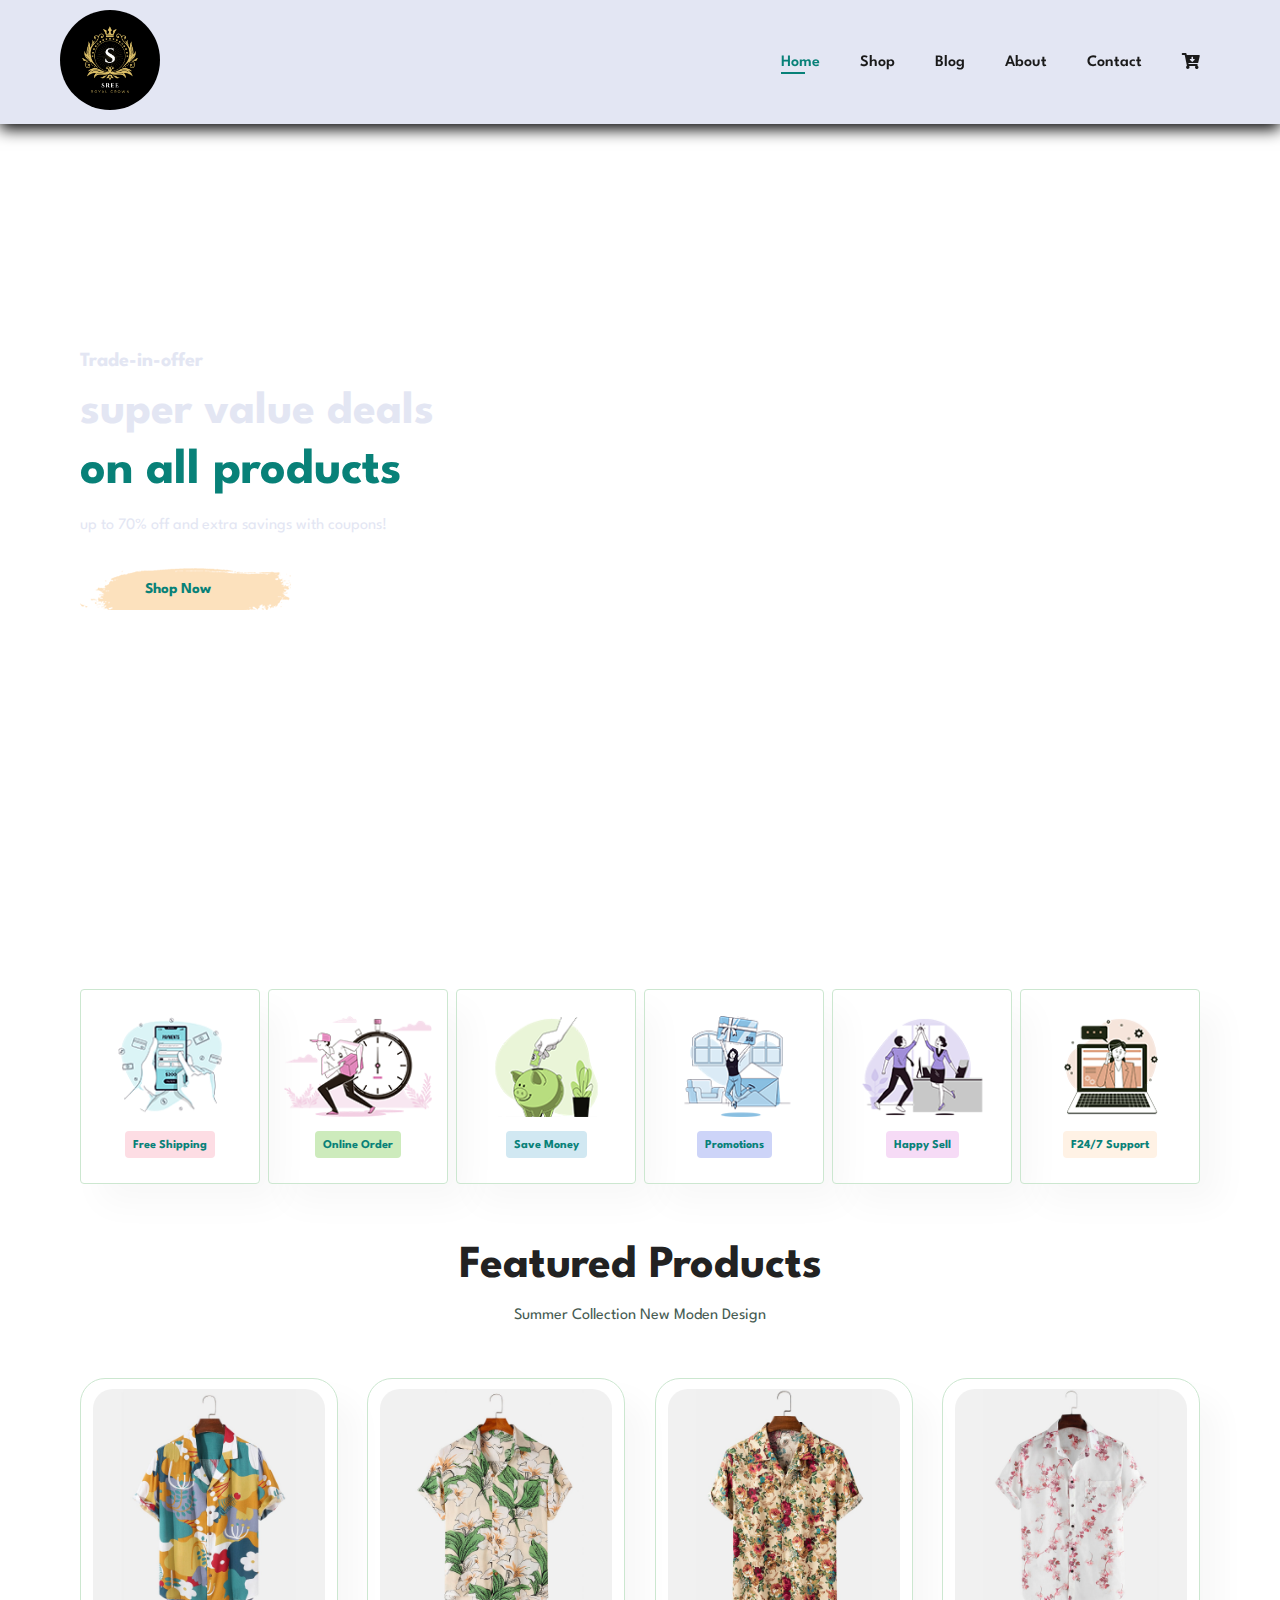
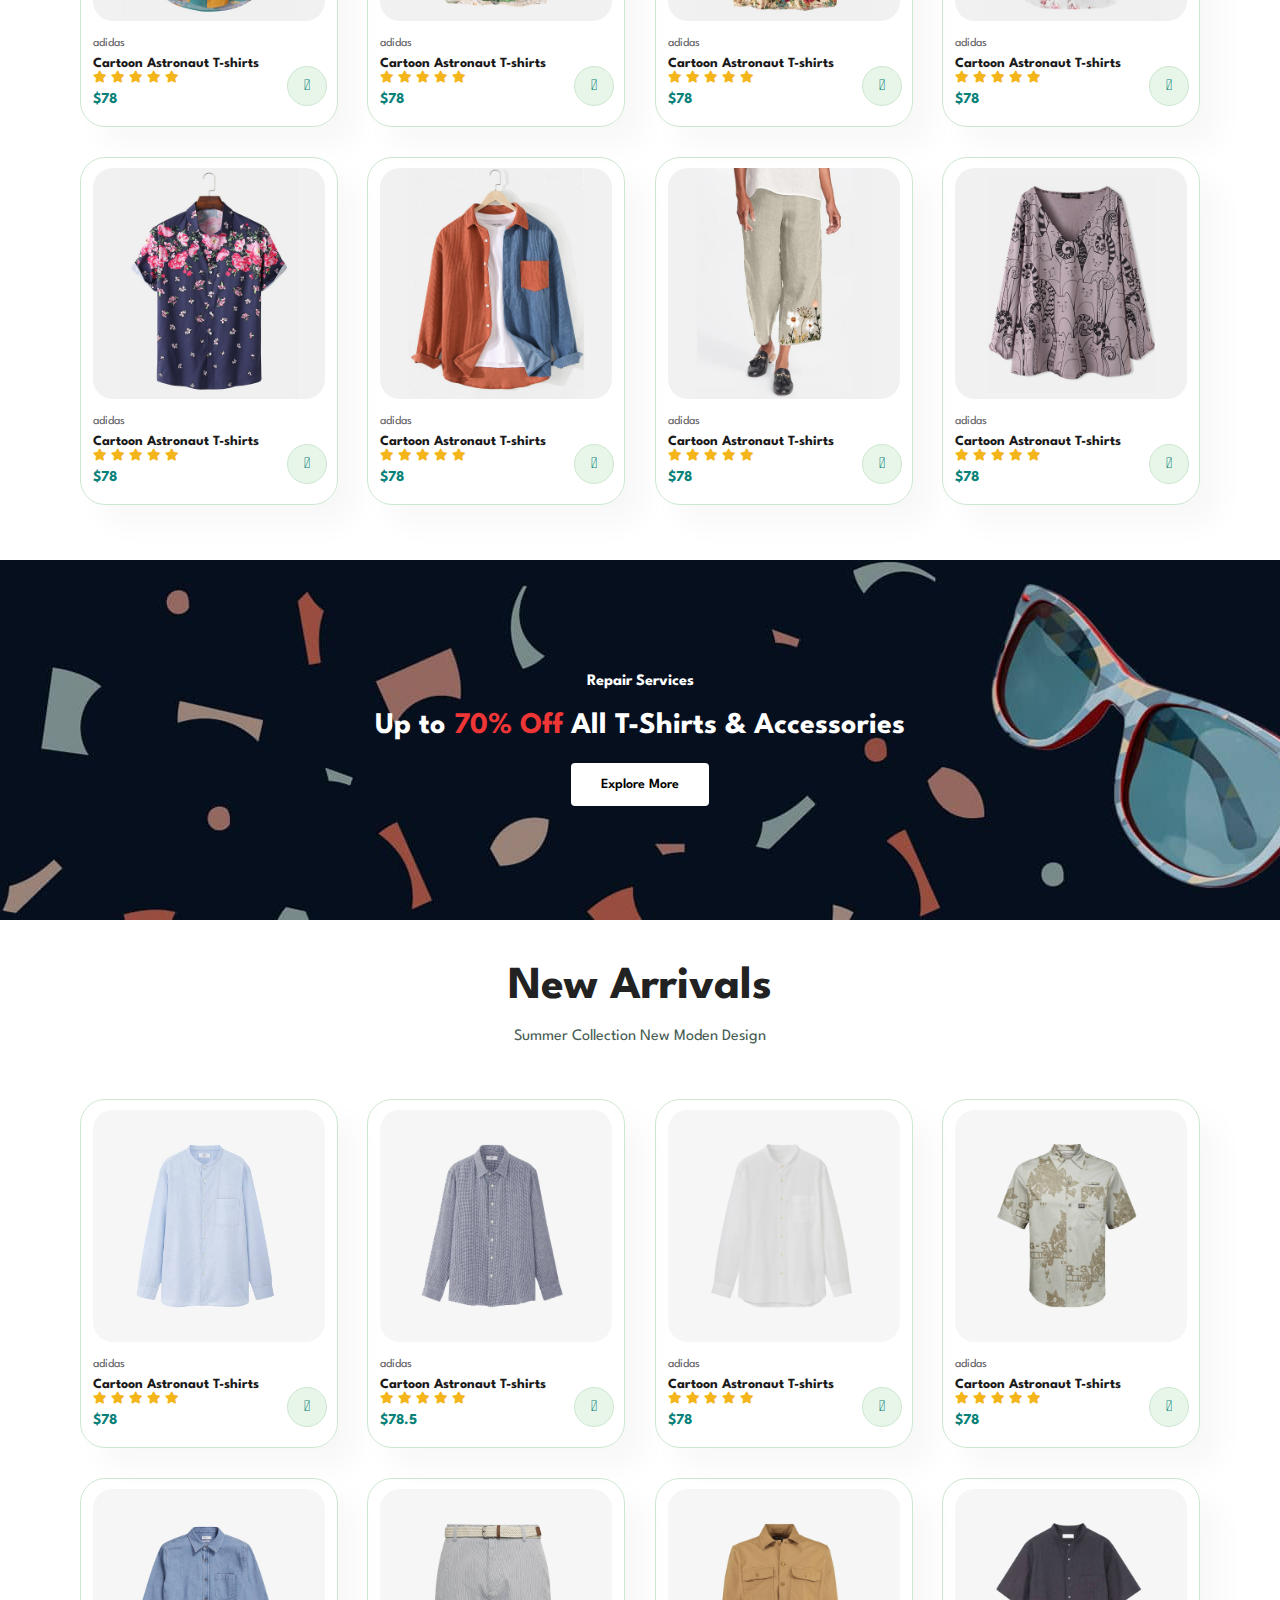
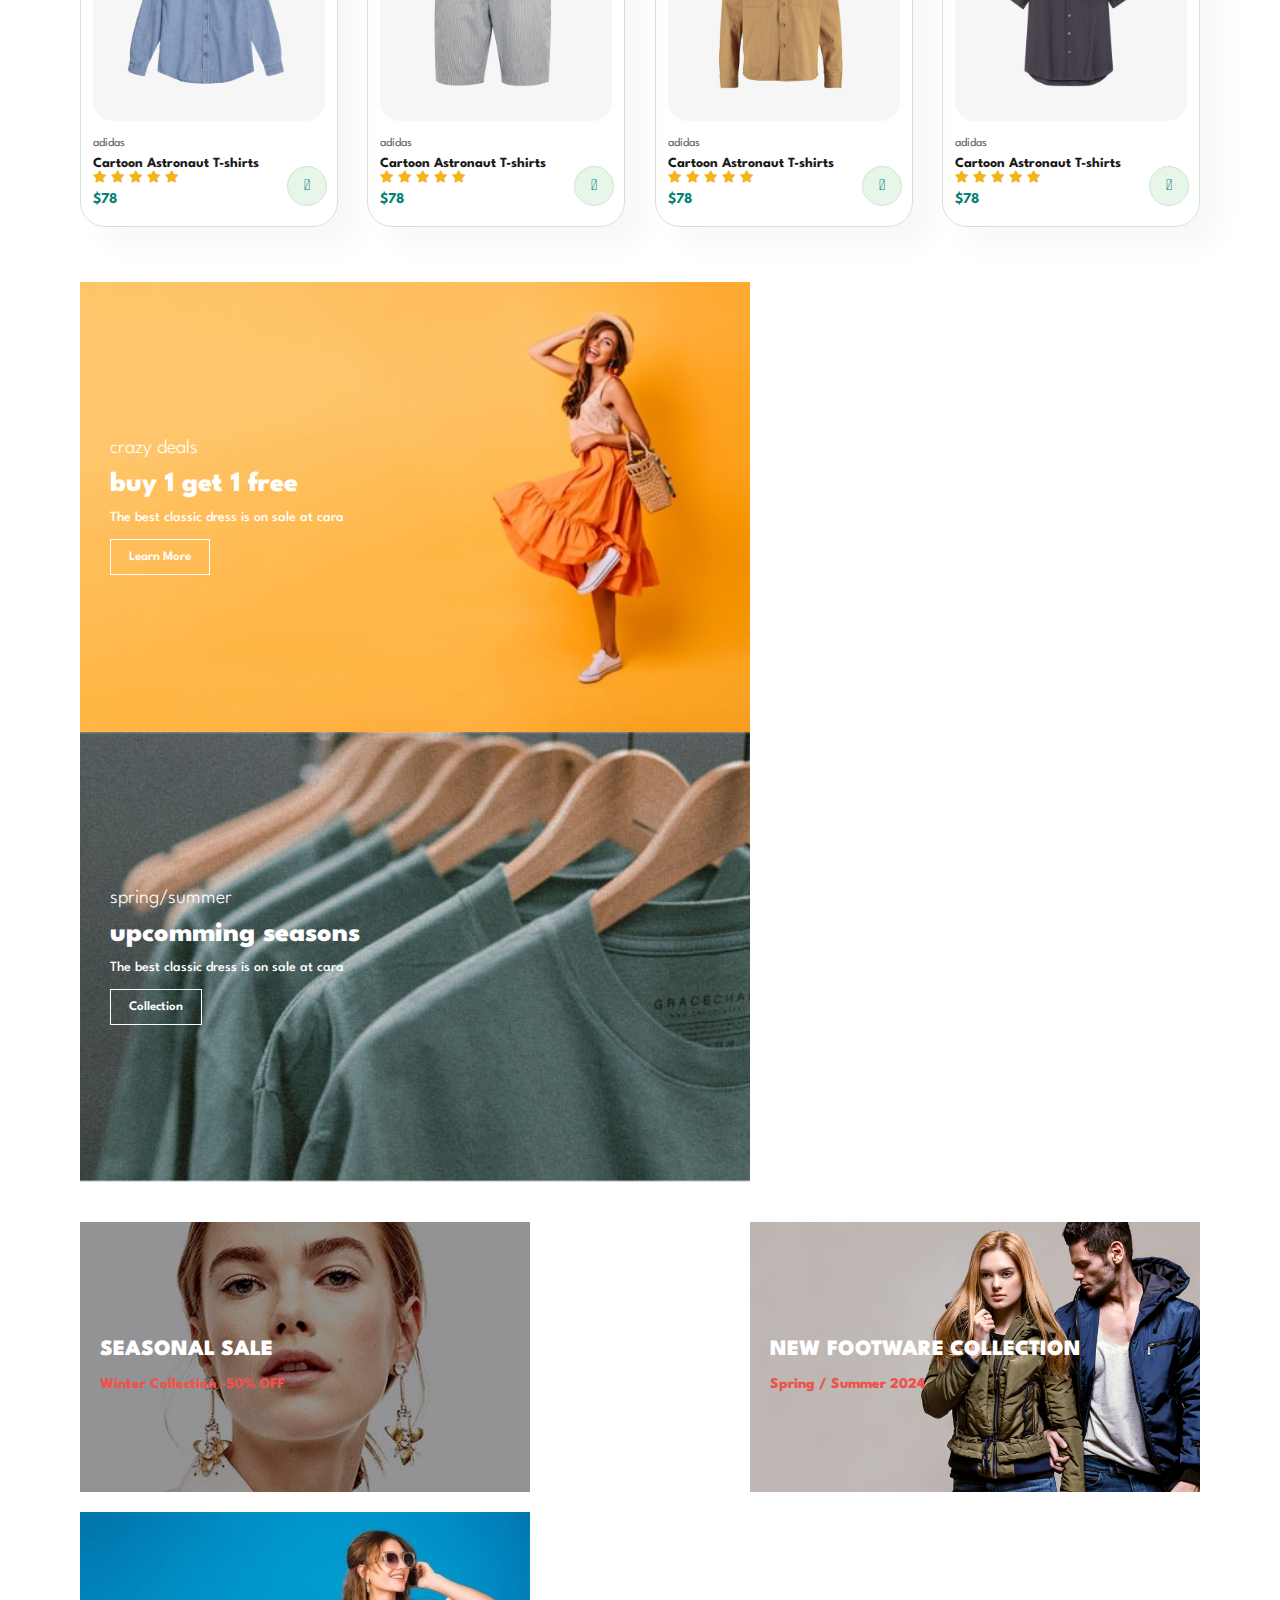
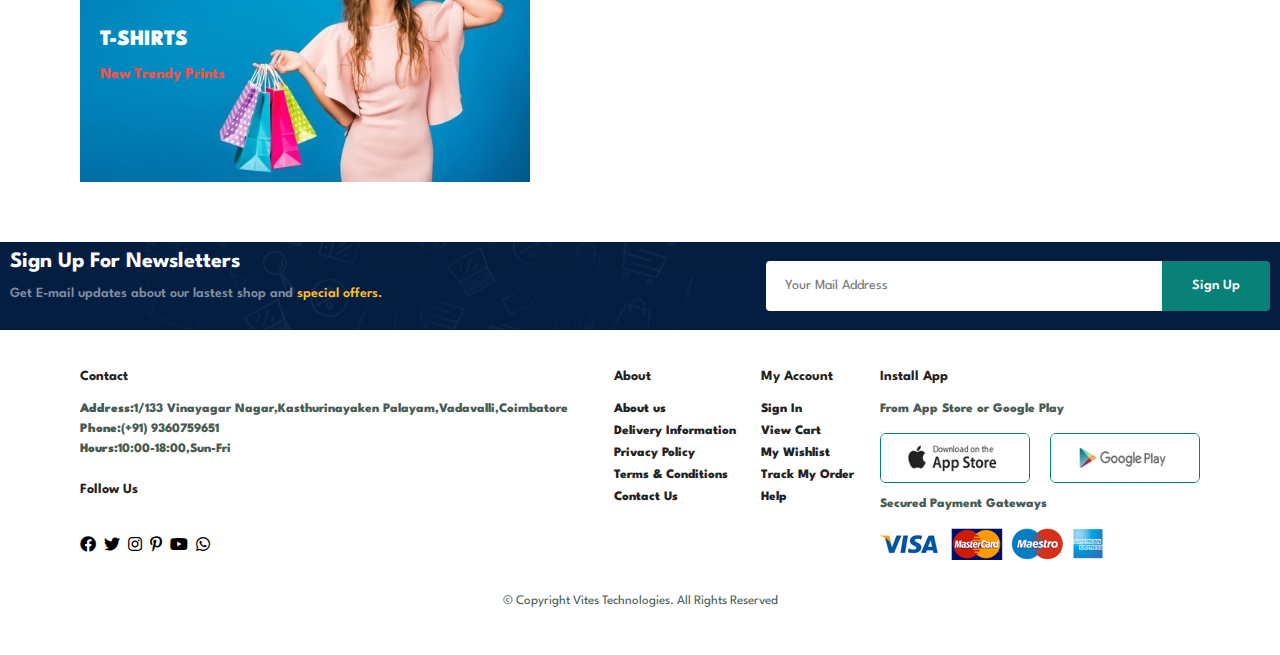
<file: index.html>
<!DOCTYPE html>
<html lang="en">
<head>
    <meta charset="UTF-8">
    <meta name="viewport" content="width=device-width, initial-scale=1.0">
    <title>Document</title>
    <link rel="stylesheet" href="style.css">
    <link rel="stylesheet" href="https://pro.fontawesome.com/releases/v5.10.0/css/all.css">
    <link href='https://unpkg.com/boxicons@2.1.4/css/boxicons.min.css' rel='stylesheet'>
</head>
<body>
   <section id="header">
    <a href="#"><img src="img/logo4.png" class="logo" ></a>
    <div>
        <ul id="navbar">
            <li><a class="active" href="index.html">Home</a></li>
            <li ><a href="shop.html" target="_blank">Shop</a></li>
            <li><a href="blog.html" target="_blank">Blog</a></li>
            <li><a href="about.html" target="_blank">About</a></li>
            <li><a href="contact.html" target="_blank">Contact</a></li>
            <li id="lg-bag"><a href="cart.html" target="_blank"><i class="fa fa-cart-arrow-down" aria-hidden="true"></i></a></li>
            <a href="#" id="close"><i class="far fa-times"></i></a>
        </ul>
    </div> 
    <div id="mobile">
        <a href="cart.html"><i class="fa fa-cart-arrow-down" aria-hidden="true"></i></a>
        <i id="bar" class="fas fa-outdent"></i>
        
    </div>

   </section>

   <section id="hero">
    <h4 style="color: #E3E6F3;">Trade-in-offer</h4>
    <h2 style="color: #E3E6F3;">super value deals</h2>
    <h1>on all products</h1>
    <p style="color: #E3E6F3;">up to 70% off and extra savings with coupons!<p>
        <button> Shop Now</button>


   </section>

   <section id="feature" class="section-p1">
    <div class="fe-box">
        <img src="img/features/f1.png" alt="">
        <h6>Free Shipping</h6>
    </div>

    <div class="fe-box">
        <img src="img/features/f2.png" alt="">
        <h6>Online Order</h6>
    </div>

    <div class="fe-box">
        <img src="img/features/f3.png" alt="">
        <h6>Save Money</h6>
    </div>

    <div class="fe-box">
        <img src="img/features/f4.png" alt="">
        <h6>Promotions</h6>
    </div>
    
    <div class="fe-box">
        <img src="img/features/f5.png" alt="">
        <h6>Happy Sell</h6>
    </div>

    <div class="fe-box">
        <img src="img/features/f6.png" alt="">
        <h6>F24/7 Support</h6>
    </div>
   </section>

   <section id="product1" class="section-p1">
    <h2>Featured Products</h2>
    <p>Summer Collection New Moden Design</p>
    <div class="pro-container">
        <div class="pro">
            <img src="img/products/f1.jpg" alt="">
            <div class="des">
                <span>adidas</span>
                <h5>Cartoon Astronaut T-shirts</h5>
                <div class="star">
                    <i class="fas fa-star"></i>
                    <i class="fas fa-star"></i>
                    <i class="fas fa-star"></i>
                    <i class="fas fa-star"></i>
                    <i class="fas fa-star"></i>
                </div>
                <h4>$78</h4>
            </div>
            <a href="#"><i class="fal fa-shopping-cart cart"></i></a>
        </div>

        <div class="pro">
            <img src="img/products/f2.jpg" alt="">
            <div class="des">
                <span>adidas</span>
                <h5>Cartoon Astronaut T-shirts</h5>
                <div class="star">
                    <i class="fas fa-star"></i>
                    <i class="fas fa-star"></i>
                    <i class="fas fa-star"></i>
                    <i class="fas fa-star"></i>
                    <i class="fas fa-star"></i>
                </div>
                <h4>$78</h4>
            </div>
            <a href="#"><i class="fal fa-shopping-cart cart"></i></a>
        </div>

        <div class="pro">
            <img src="img/products/f3.jpg" alt="">
            <div class="des">
                <span>adidas</span>
                <h5>Cartoon Astronaut T-shirts</h5>
                <div class="star">
                    <i class="fas fa-star"></i>
                    <i class="fas fa-star"></i>
                    <i class="fas fa-star"></i>
                    <i class="fas fa-star"></i>
                    <i class="fas fa-star"></i>
                </div>
                <h4>$78</h4>
            </div>
            <a href="#"><i class="fal fa-shopping-cart cart"></i></a>
            
        </div>

        <div class="pro">
            <img src="img/products/f4.jpg" alt="">
            <div class="des">
                <span>adidas</span>
                <h5>Cartoon Astronaut T-shirts</h5>
                <div class="star">
                    <i class="fas fa-star"></i>
                    <i class="fas fa-star"></i>
                    <i class="fas fa-star"></i>
                    <i class="fas fa-star"></i>
                    <i class="fas fa-star"></i>
                </div>
                <h4>$78</h4>
            </div>
            <a href="#"><i class="fal fa-shopping-cart cart"></i></a>
        </div>

        <div class="pro">
            <img src="img/products/f5.jpg" alt="">
            <div class="des">
                <span>adidas</span>
                <h5>Cartoon Astronaut T-shirts</h5>
                <div class="star">
                    <i class="fas fa-star"></i>
                    <i class="fas fa-star"></i>
                    <i class="fas fa-star"></i>
                    <i class="fas fa-star"></i>
                    <i class="fas fa-star"></i>
                </div>
                <h4>$78</h4>
            </div>
            <a href="#"><i class="fal fa-shopping-cart cart"></i></a>
        </div>

        <div class="pro">
            <img src="img/products/f6.jpg" alt="">
            <div class="des">
                <span>adidas</span>
                <h5>Cartoon Astronaut T-shirts</h5>
                <div class="star">
                    <i class="fas fa-star"></i>
                    <i class="fas fa-star"></i>
                    <i class="fas fa-star"></i>
                    <i class="fas fa-star"></i>
                    <i class="fas fa-star"></i>
                </div>
                <h4>$78</h4>
            </div>
            <a href="#"><i class="fal fa-shopping-cart cart"></i></a>
        </div>

        <div class="pro">
            <img src="img/products/f7.jpg" alt="">
            <div class="des">
                <span>adidas</span>
                <h5>Cartoon Astronaut T-shirts</h5>
                <div class="star">
                    <i class="fas fa-star"></i>
                    <i class="fas fa-star"></i>
                    <i class="fas fa-star"></i>
                    <i class="fas fa-star"></i>
                    <i class="fas fa-star"></i>
                </div>
                <h4>$78</h4>
            </div>
            <a href="#"><i class="fal fa-shopping-cart cart"></i></a>
        </div>

        <div class="pro">
            <img src="img/products/f8.jpg" alt="">
            <div class="des">
                <span>adidas</span>
                <h5>Cartoon Astronaut T-shirts</h5>
                <div class="star">
                    <i class="fas fa-star"></i>
                    <i class="fas fa-star"></i>
                    <i class="fas fa-star"></i>
                    <i class="fas fa-star"></i>
                    <i class="fas fa-star"></i>
                </div>
                <h4>$78</h4>
            </div>
            <a href="#"><i class="fal fa-shopping-cart cart"></i></a>
        </div>
    </div>
   </section>

   <section id="banner" class="section-m1">
    <h4>Repair Services</h4>
    <h2>Up to <span>70% Off</span> All T-Shirts & Accessories</h2>
    <button class="normal">Explore More</button>
   </section>

   <section id="product1" class="section-p1">
    <h2>New Arrivals</h2>
    <p>Summer Collection New Moden Design</p>
    <div class="pro-container">
        <div class="pro">
            <img src="img/products/n1.jpg" alt="">
            <div class="des">
                <span>adidas</span>
                <h5>Cartoon Astronaut T-shirts</h5>
                <div class="star">
                    <i class="fas fa-star"></i>
                    <i class="fas fa-star"></i>
                    <i class="fas fa-star"></i>
                    <i class="fas fa-star"></i>
                    <i class="fas fa-star"></i>
                </div>
                <h4>$78</h4>
            </div>
            <a href="#"><i class="fal fa-shopping-cart cart" id="carts-icon"></i></a>
            <div class="carts" id="carts">
                <h4 class="carts-title">Your Cart</h4>
                <div class="carts-content">
                    <div class="carts-box">
                    <img src="img/products/n1.jpg" alt="" class="carts-img">
                    <div class="detail-box">
                        <div class="carts-product-title">Cartoon Astronaut T-shirts</div>
                        <div class="carts-price">$78</div>
                        <input type="number" value="1" class="carts-quality">
                    </div>
                    <i class='bx bxs-trash-alt carts-remove' ></i>
                </div>
                </div>
                <div class="total">
                    <div class="total-title">Total</div>
                    <div class="total-price">$0</div>
                </div>
                <button type="button" class="btn-buy">Buy Now</button>
               <button onclick="re()"> <i class='bx bx-x' id="carts-close"></i></button>
            </div>
        </div>

        <div class="pro">
            <img src="img/products/n2.jpg" alt="">
            <div class="des">
                <span>adidas</span>
                <h5>Cartoon Astronaut T-shirts</h5>
                <div class="star">
                    <i class="fas fa-star"></i>
                    <i class="fas fa-star"></i>
                    <i class="fas fa-star"></i>
                    <i class="fas fa-star"></i>
                    <i class="fas fa-star"></i>
                </div>
                <h4>$78.5</h4>
            </div>
            <a href="#"><i class="fal fa-shopping-cart cart"></i></a>
        </div>

        <div class="pro">
            <img src="img/products/n3.jpg" alt="">
            <div class="des">
                <span>adidas</span>
                <h5>Cartoon Astronaut T-shirts</h5>
                <div class="star">
                    <i class="fas fa-star"></i>
                    <i class="fas fa-star"></i>
                    <i class="fas fa-star"></i>
                    <i class="fas fa-star"></i>
                    <i class="fas fa-star"></i>
                </div>
                <h4>$78</h4>
            </div>
            <a href="#"><i class="fal fa-shopping-cart cart"></i></a>
        </div>

        <div class="pro">
            <img src="img/products/n4.jpg" alt="">
            <div class="des">
                <span>adidas</span>
                <h5>Cartoon Astronaut T-shirts</h5>
                <div class="star">
                    <i class="fas fa-star"></i>
                    <i class="fas fa-star"></i>
                    <i class="fas fa-star"></i>
                    <i class="fas fa-star"></i>
                    <i class="fas fa-star"></i>
                </div>
                <h4>$78</h4>
            </div>
            <a href="#"><i class="fal fa-shopping-cart cart"></i></a>
        </div>

        <div class="pro">
            <img src="img/products/n5.jpg" alt="">
            <div class="des">
                <span>adidas</span>
                <h5>Cartoon Astronaut T-shirts</h5>
                <div class="star">
                    <i class="fas fa-star"></i>
                    <i class="fas fa-star"></i>
                    <i class="fas fa-star"></i>
                    <i class="fas fa-star"></i>
                    <i class="fas fa-star"></i>
                </div>
                <h4>$78</h4>
            </div>
            <a href="#"><i class="fal fa-shopping-cart cart"></i></a>
        </div>

        <div class="pro">
            <img src="img/products/n6.jpg" alt="">
            <div class="des">
                <span>adidas</span>
                <h5>Cartoon Astronaut T-shirts</h5>
                <div class="star">
                    <i class="fas fa-star"></i>
                    <i class="fas fa-star"></i>
                    <i class="fas fa-star"></i>
                    <i class="fas fa-star"></i>
                    <i class="fas fa-star"></i>
                </div>
                <h4>$78</h4>
            </div>
            <a href="#"><i class="fal fa-shopping-cart cart"></i></a>
        </div>

        <div class="pro">
            <img src="img/products/n7.jpg" alt="">
            <div class="des">
                <span>adidas</span>
                <h5>Cartoon Astronaut T-shirts</h5>
                <div class="star">
                    <i class="fas fa-star"></i>
                    <i class="fas fa-star"></i>
                    <i class="fas fa-star"></i>
                    <i class="fas fa-star"></i>
                    <i class="fas fa-star"></i>
                </div>
                <h4>$78</h4>
            </div>
            <a href="#"><i class="fal fa-shopping-cart cart"></i></a>
        </div>

        <div class="pro">
            <img src="img/products/n8.jpg" alt="">
            <div class="des">
                <span>adidas</span>
                <h5>Cartoon Astronaut T-shirts</h5>
                <div class="star">
                    <i class="fas fa-star"></i>
                    <i class="fas fa-star"></i>
                    <i class="fas fa-star"></i>
                    <i class="fas fa-star"></i>
                    <i class="fas fa-star"></i>
                </div>
                <h4>$78</h4>
            </div>
            <a href="#"><i class="fal fa-shopping-cart cart"></i></a>
        </div>
    </div>
   </section>

   <section id="sm-banner" class="section-p1">
    <div class="banner-box">
        <h4>crazy deals</h4>
        <h2>buy 1 get 1 free</h2>
        <span>The best classic dress is on sale at cara</span>
        <button class="white">Learn More</button>
    </div>   

    <div class="banner-box banner-box2">
        <h4>spring/summer</h4>
        <h2>upcomming seasons</h2>
        <span>The best classic dress is on sale at cara</span>
        <button class="white">Collection</button>
    </div>  
    
   </section>

   <section id="banner3">
    <div class="banner-box">
       <h2>SEASONAL SALE</h2>
       <h3>Winter Collection -50% OFF</h3>
             
    </div> 
    <div class="banner-box banner-box2">
        <h2>NEW FOOTWARE COLLECTION</h2>
        <h3>Spring / Summer 2024</h3>
    </div> 
    <div class="banner-box banner-box3">
        <h2>T-SHIRTS</h2>
        <h3>New Trendy Prints</h3>
    </div> 
   </section>

   <section id="newsletter" class="section-p1 section-m1">
    <div class="newstext">
        <h4>Sign Up For Newsletters</h4>
        <p>Get E-mail updates about our lastest shop and <span>special offers.</span></p>
    </div>
    <div class="form">
        <input type="text" placeholder="Your Mail Address">
        <button class="normal">Sign Up</button>
    </div>
   </section>

   <footer class="section-p1">
    <div class="col">
        <!-- <img class="logo" src="img/logo4.png" alt="logo sree"  width="150" height="150"> -->
        <h4>Contact</h4>
        <p><strong>Address:</strong>1/133 Vinayagar Nagar,Kasthurinayaken Palayam,Vadavalli,Coimbatore</p>
        <p><strong>Phone:</strong>(+91) 9360759651</p>
        <p><strong>Hours:</strong>10:00-18:00,Sun-Fri</p>
   
    <div class="follow">
        <h4>Follow Us</h4>
        <div class="icon">
            <i class="fab fa-facebook"></i>
            <i class="fab fa-twitter"></i>
            <i class="fab fa-instagram"></i>
            <i class="fab fa-pinterest-p"></i>
            <i class="fab fa-youtube"></i>
            <i class="fab fa-whatsapp"></i>
        </div>
        </div>
    </div>
    <div class="col" style="padding-left:20px ;">
        <h4>About</h4>
        <a href="#">About us</a>
        <a href="#">Delivery Information</a>
        <a href="#">Privacy Policy</a>
        <a href="#">Terms & Conditions</a>
        <a href="#"> Contact Us</a>
    </div>

    <div class="col">
        <h4>My Account</h4>
        <a href="#">Sign In</a>
        <a href="#">View Cart</a>
        <a href="#">My Wishlist</a>
        <a href="#">Track My Order</a>
        <a href="#">Help</a>
    </div>
    <div class="col install">
        <h4>Install App</h4>
        <p>From App Store or Google Play</p>
        <div class="row" style="display: flex; gap: 20px; ">
            <img src="img/pay/app.jpg" alt="app" style="width: 150px; height: 50px;">
            <img src="img/pay/play.jpg" alt="" style="width: 150px; height: 50px;">
        </div>
        <p>Secured Payment Gateways</p>
        <img src="img/pay/pay.png" alt="pay">
    </div>
    <div class="copyright">
        <p>© Copyright Vites Technologies. All Rights Reserved</p>
    </div>
   </footer>

    <script src="script.js"></script>
</body>
</html>
</file>
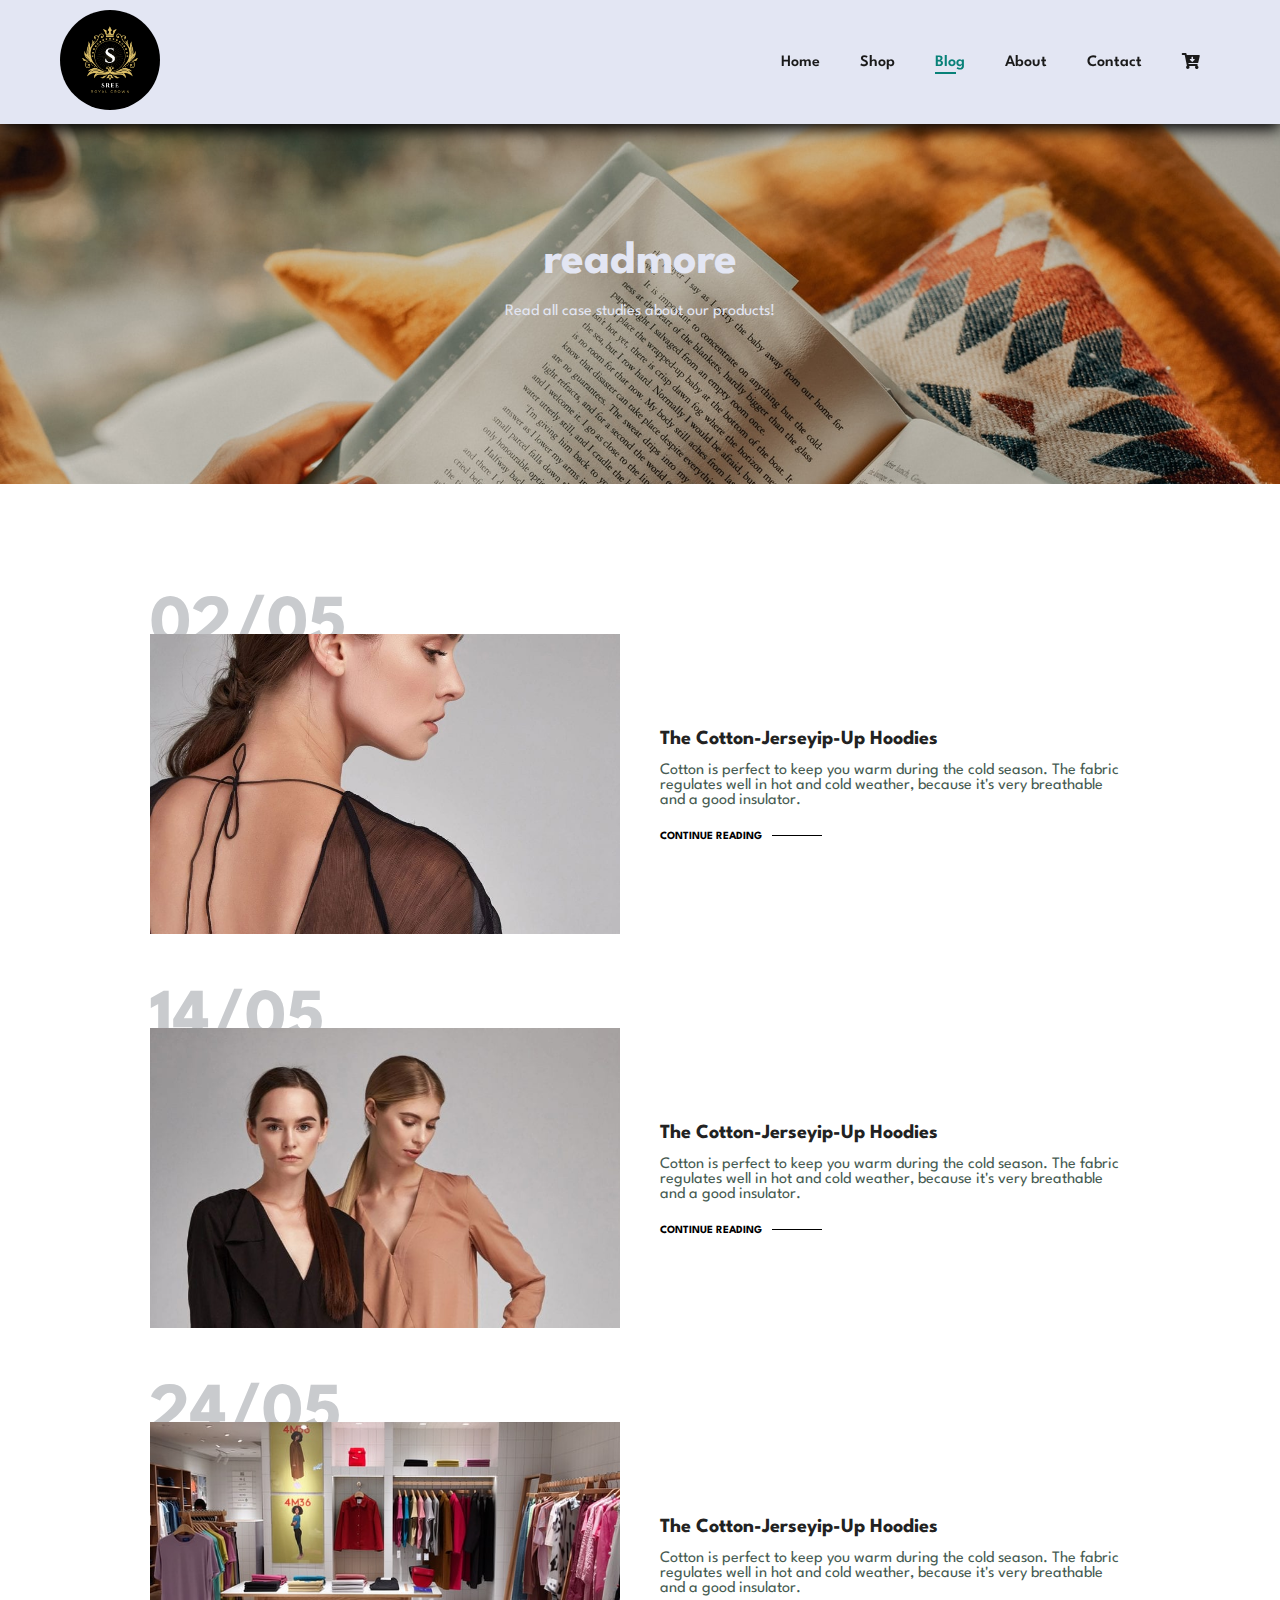
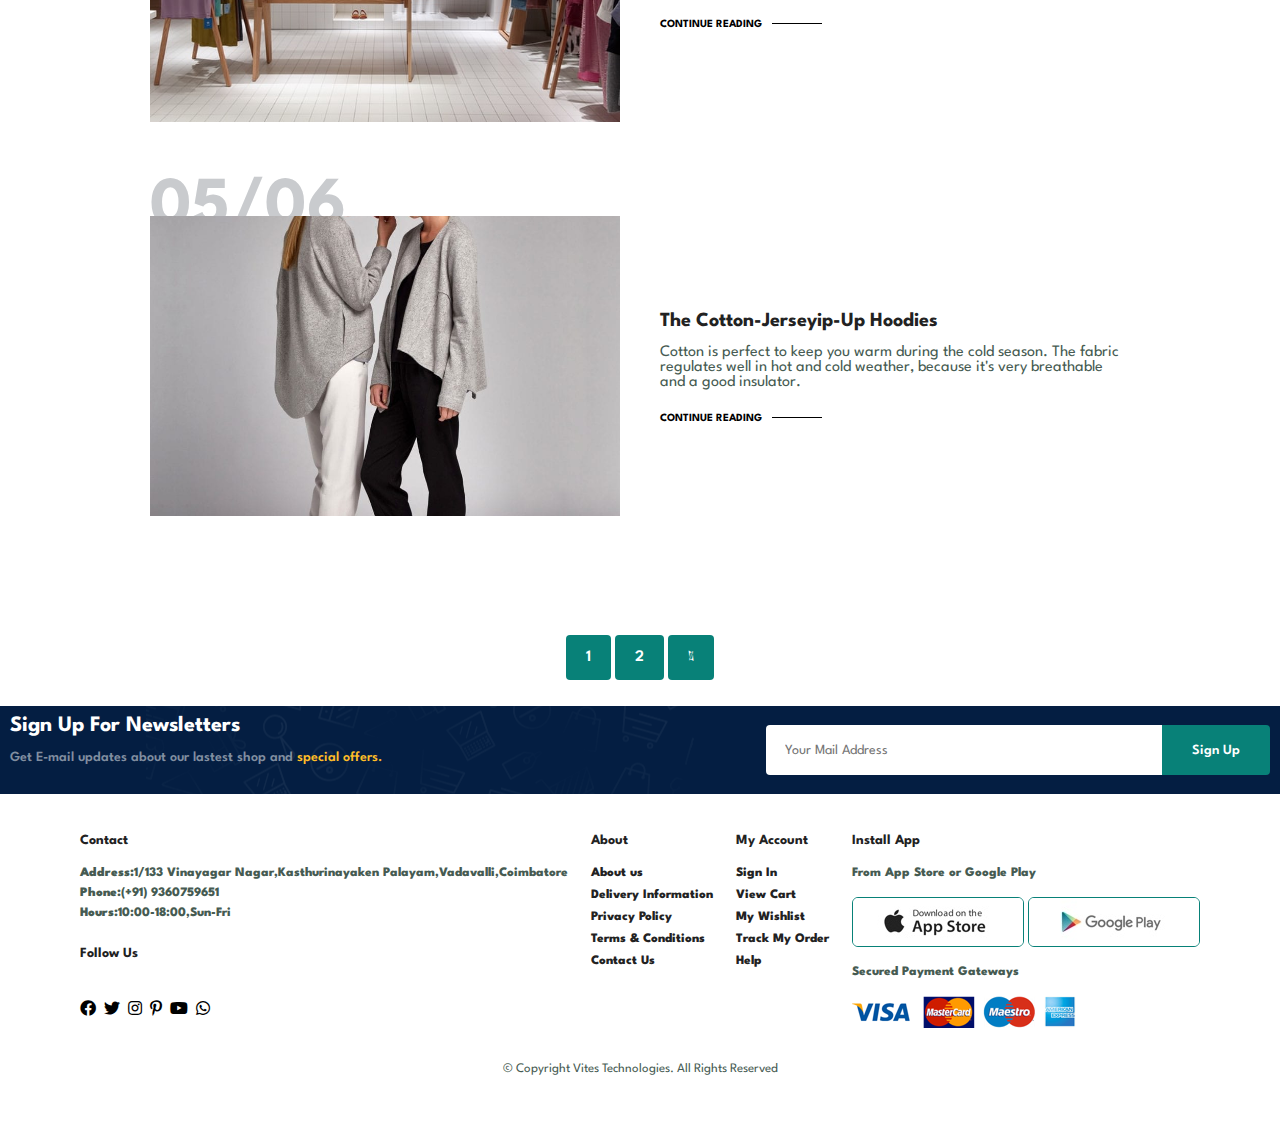
<file: blog.html>
<!DOCTYPE html>
<html lang="en">
<head>
    <meta charset="UTF-8">
    <meta name="viewport" content="width=device-width, initial-scale=1.0">
    <title>Document</title>
    <link rel="stylesheet" href="style.css">
    <link rel="stylesheet" href="https://pro.fontawesome.com/releases/v5.10.0/css/all.css">
</head>
<body>
   <section id="header">
    <a href="#"><img src="img/logo4.png" class="logo " width="150" height="150"></a>
    <div>
        <ul id="navbar">
            <li><a href="index.html">Home</a></li>
            <li><a href="shop.html">Shop</a></li>
            <li><a class="active" href="blog.html">Blog</a></li>
            <li><a href="about.html">About</a></li>
            <li><a href="contact.html">Contact</a></li>
            <li id="lg-bag"><a href="cart.html"><i class="fa fa-cart-arrow-down" aria-hidden="true"></i></a></li>
            <a href="#" id="close"><i class="far fa-times"></i></a>
        </ul>
    </div> 
    <div id="mobile">
        <a href="cart.html"><i class="fa fa-cart-arrow-down" aria-hidden="true"></i></a>
        <i id="bar" class="fas fa-outdent"></i>
        
    </div>

   </section>

   <section id="blog-header">
    
    <h2 style="color: #E3E6F3;">readmore </h2>
    
    <p style="color: #E3E6F3;">Read all case studies about our products!<p>
   </section>

   <section id="blog">
    <div class="blog-box">
        <div class="blog-img">
            <img src="img/blog/b1.jpg" alt="">
        </div>
        <div class="blog-details">
            <h4>The Cotton-Jerseyip-Up Hoodies</h4>
            <p>Cotton is perfect to keep you warm during the cold season. The fabric regulates well in hot and cold weather, because it's very breathable and a good insulator.</p>
            <a href="#"> CONTINUE READING</a>
        </div>
        <h1>02/05</h1>
    </div>

    <div class="blog-box">
        <div class="blog-img">
            <img src="img/blog/b2.jpg" alt="">
        </div>
        <div class="blog-details">
            <h4>The Cotton-Jerseyip-Up Hoodies</h4>
            <p>Cotton is perfect to keep you warm during the cold season. The fabric regulates well in hot and cold weather, because it's very breathable and a good insulator.</p>
            <a href="#"> CONTINUE READING</a>
        </div>
        <h1>14/05</h1>
    </div>

    <div class="blog-box">
        <div class="blog-img">
            <img src="img/blog/b3.jpg" alt="">
        </div>
        <div class="blog-details">
            <h4>The Cotton-Jerseyip-Up Hoodies</h4>
            <p>Cotton is perfect to keep you warm during the cold season. The fabric regulates well in hot and cold weather, because it's very breathable and a good insulator.</p>
            <a href="#"> CONTINUE READING</a>
        </div>
        <h1>24/05</h1>
    </div>

    <div class="blog-box">
        <div class="blog-img">
            <img src="img/blog/b4.jpg" alt="">
        </div>
        <div class="blog-details">
            <h4>The Cotton-Jerseyip-Up Hoodies</h4>
            <p>Cotton is perfect to keep you warm during the cold season. The fabric regulates well in hot and cold weather, because it's very breathable and a good insulator.</p>
            <a href="#"> CONTINUE READING</a>
        </div>
        <h1>05/06</h1>
    </div>
   </section>

   <section id="pagination" class="section-p1">
    <a href="#">1</a>
    <a href="#">2</a>
    <a href="#"><i class="fal fa-long-arrow-alt-right"></i></a>
   </section>


   <section id="newsletter" class="section-p1 section-m1">
    <div class="newstext">
        <h4>Sign Up For Newsletters</h4>
        <p>Get E-mail updates about our lastest shop and <span>special offers.</span></p>
    </div>
    <div class="form">
        <input type="text" placeholder="Your Mail Address">
        <button class="normal">Sign Up</button>
    </div>
   </section>

   <footer class="section-p1">
    <div class="col">
        <!-- <img class="logo" src="img/logo4.png" alt="logo sree"  width="150" height="150"> -->
        <h4>Contact</h4>
        <p><strong>Address:</strong>1/133 Vinayagar Nagar,Kasthurinayaken Palayam,Vadavalli,Coimbatore</p>
        <p><strong>Phone:</strong>(+91) 9360759651</p>
        <p><strong>Hours:</strong>10:00-18:00,Sun-Fri</p>
   
    <div class="follow">
        <h4>Follow Us</h4>
        <div class="icon">
            <i class="fab fa-facebook"></i>
            <i class="fab fa-twitter"></i>
            <i class="fab fa-instagram"></i>
            <i class="fab fa-pinterest-p"></i>
            <i class="fab fa-youtube"></i>
            <i class="fab fa-whatsapp"></i>
        </div>
        </div>
    </div>
    <div class="col">
        <h4>About</h4>
        <a href="#">About us</a>
        <a href="#">Delivery Information</a>
        <a href="#">Privacy Policy</a>
        <a href="#">Terms & Conditions</a>
        <a href="#"> Contact Us</a>
    </div>

    <div class="col">
        <h4>My Account</h4>
        <a href="#">Sign In</a>
        <a href="#">View Cart</a>
        <a href="#">My Wishlist</a>
        <a href="#">Track My Order</a>
        <a href="#">Help</a>
    </div>
    <div class="col install">
        <h4>Install App</h4>
        <p>From App Store or Google Play</p>
        <div class="row">
            <img src="img/pay/app.jpg" alt="app">
            <img src="img/pay/play.jpg" alt="">
        </div>
        <p>Secured Payment Gateways</p>
        <img src="img/pay/pay.png" alt="pay">
    </div>
    <div class="copyright">
        <p>© Copyright Vites Technologies. All Rights Reserved</p>
    </div>
   </footer>

    <script src="script.js"></script>
</body>
</html>
</file>
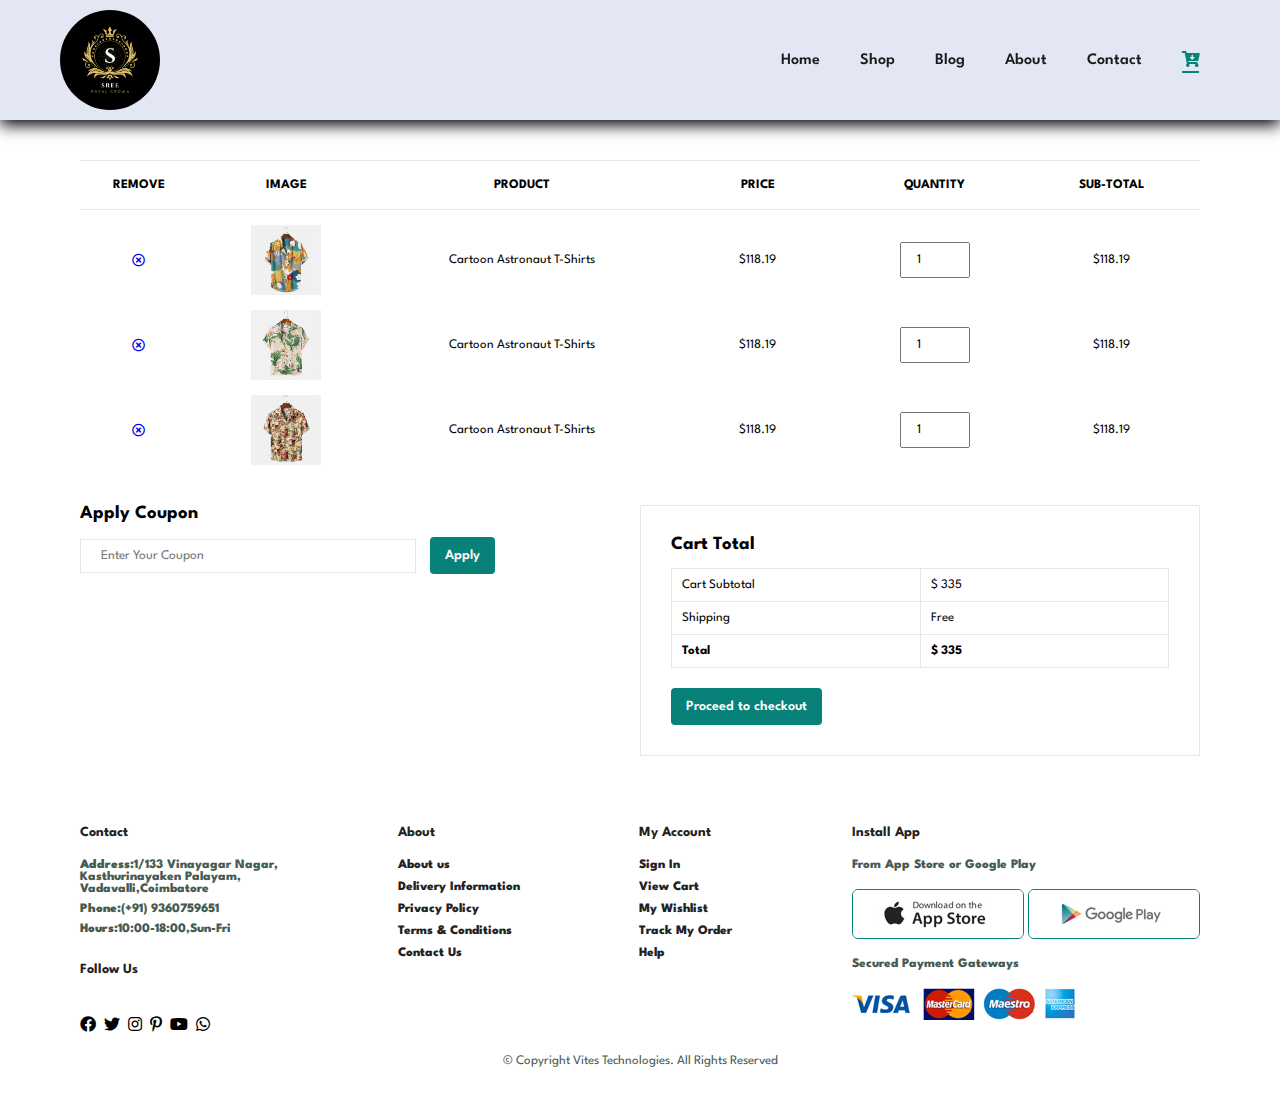
<file: cart.html>
<html>
<html lang="en">
<head>
    <meta charset="UTF-8">
    <meta name="viewport" content="width=device-width, initial-scale=1.0">
    <title>Document</title>
    <link rel="stylesheet" href="style.css">
    <link rel="stylesheet" href="https://pro.fontawesome.com/releases/v5.10.0/css/all.css">
</head>
<body>
   <section id="header">
    <a href="#"><img src="img/logo4.png" class="logo " width="150" height="150"></a>
    <div>
        <ul id="navbar">
            <li><a href="index.html">Home</a></li>
            <li><a href="shop.html">Shop</a></li>
            <li><a href="blog.html">Blog</a></li>
            <li><a href="about.html">About</a></li>
            <li><a href="contact.html">Contact</a></li>
            <li id="lg-bag"><a class="active" href="cart.html"><i class="fa fa-cart-arrow-down" aria-hidden="true"></i></a></li>
            <a href="#" id="close"><i class="far fa-times"></i></a>
        </ul>
    </div> 
    <div id="mobile">
        <a href="cart.html"><i class="fa fa-cart-arrow-down" aria-hidden="true"></i></a>
        <i id="bar" class="fas fa-outdent"></i>
        
    </div>

   </section>

     <section id="cart" class="section-p1">
    <table width="100%">
        <thead>
            <tr>
                <td>REMOVE</td>
                <td>IMAGE</td>
                <td>PRODUCT</td>
                <td>PRICE</td>
                <td>QUANTITY</td>
                <td>SUB-TOTAL</td>
            </tr>
        </thead>
        <tbody>
            <tr>
                <td><a href="#"><i class="far fa-times-circle"></i></a></td>
                <td><img src="img/products/f1.jpg" alt=""></td>
                <td>Cartoon Astronaut T-Shirts</td>
                <td>$118.19</td>
                <td><input type="number" value="1"></td>
                <td>$118.19</td>
            </tr>

            <tr>
                <td><a href="#"><i class="far fa-times-circle"></i></a></td>
                <td><img src="img/products/f2.jpg" alt=""></td>
                <td>Cartoon Astronaut T-Shirts</td>
                <td>$118.19</td>
                <td><input type="number" value="1"></td>
                <td>$118.19</td>
            </tr>

            <tr>
                <td><a href="#"><i class="far fa-times-circle"></i></a></td>
                <td><img src="img/products/f3.jpg" alt=""></td>
                <td>Cartoon Astronaut T-Shirts</td>
                <td>$118.19</td>
                <td><input type="number" value="1"></td>
                <td>$118.19</td>
            </tr>
        </tbody>
    </table>
   </section>

   <section id="cart-add" class="section-p1">
    <div id="coupon">
        <h3>Apply Coupon</h3>
        <div><input type="text" placeholder="Enter Your Coupon">
        <button class="normal">Apply</button></div>

    </div>

    <div id="subtotal">
        <h3>Cart Total</h3>
        <table>
            <tr>
                <td>Cart Subtotal</td>
                <td>$ 335</td>
            </tr>
            <tr>
                <td>Shipping</td>
                <td>Free</td>
            </tr>
            <tr>
                <td><strong>Total</strong></td>
                <td><strong>$ 335</strong></td>
            </tr>
        </table>
        <button class="normal">Proceed to checkout</button>
    </div>
   </section>

   <footer class="section-p1">
    <div class="col">
        <!-- <img class="logo" src="img/logo4.png" alt="logo sree"  width="150" height="150"> -->
        <h4>Contact</h4>
        <p><strong>Address:</strong>1/133 Vinayagar Nagar,<br>Kasthurinayaken Palayam,<br>Vadavalli,Coimbatore</p>
        <p><strong>Phone:</strong>(+91) 9360759651</p>
        <p><strong>Hours:</strong>10:00-18:00,Sun-Fri</p>
   
    <div class="follow">
        <h4>Follow Us</h4>
        <div class="icon">
            <i class="fab fa-facebook"></i>
            <i class="fab fa-twitter"></i>
            <i class="fab fa-instagram"></i>
            <i class="fab fa-pinterest-p"></i>
            <i class="fab fa-youtube"></i>
            <i class="fab fa-whatsapp"></i>
        </div>
        </div>
    </div>
    <div class="col">
        <h4>About</h4>
        <a href="#">About us</a>
        <a href="#">Delivery Information</a>
        <a href="#">Privacy Policy</a>
        <a href="#">Terms & Conditions</a>
        <a href="#"> Contact Us</a>
    </div>

    <div class="col">
        <h4>My Account</h4>
        <a href="#">Sign In</a>
        <a href="#">View Cart</a>
        <a href="#">My Wishlist</a>
        <a href="#">Track My Order</a>
        <a href="#">Help</a>
    </div>
    <div class="col install">
        <h4>Install App</h4>
        <p>From App Store or Google Play</p>
        <div class="row">
            <img src="img/pay/app.jpg" alt="app">
            <img src="img/pay/play.jpg" alt="">
        </div>
        <p>Secured Payment Gateways</p>
        <img src="img/pay/pay.png" alt="pay">
    </div>
    <div class="copyright">
        <p>© Copyright Vites Technologies. All Rights Reserved</p>
    </div>
   </footer>

    <script src="script.js"></script>
</body>
</html>
</file>
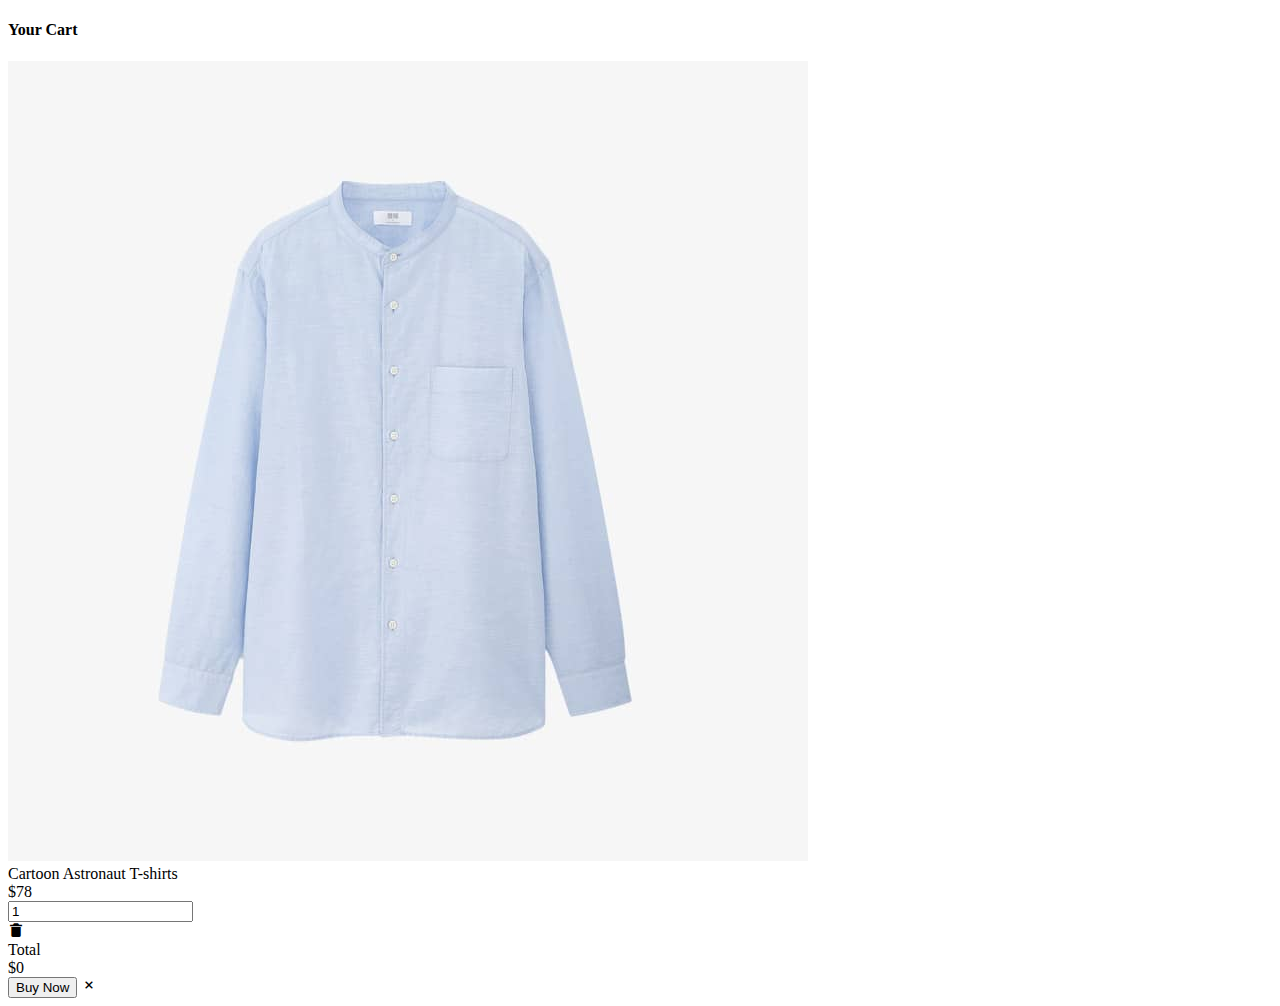
<file: carts.html>
<!DOCTYPE html>
<html lang="en">
<head>
    <meta charset="UTF-8">
    <meta name="viewport" content="width=device-width, initial-scale=1.0">
    <title>Document</title>
    <link href='https://unpkg.com/boxicons@2.1.4/css/boxicons.min.css' rel='stylesheet'>
</head>
<body>
    <div class="carts">
        <h4 class="carts-title">Your Cart</h4>
        <div class="carts-content">
            <div class="carts-box">
            <img src="img/products/n1.jpg" alt="" class="carts-img">
            <div class="detail-box">
                <div class="carts-product-title">Cartoon Astronaut T-shirts</div>
                <div class="carts-price">$78</div>
                <input type="number" value="1" class="carts-quality">
            </div>
            <i class='bx bxs-trash-alt cart-remove' ></i>
        </div>
        </div>
        <div class="total">
            <div class="total-title">Total</div>
            <div class="total-price">$0</div>
        </div>
        <button type="button" class="btn-buy">Buy Now</button>
        <i class='bx bx-x' id="carts-close"></i>
    </div>
</body>
</html>
</file>
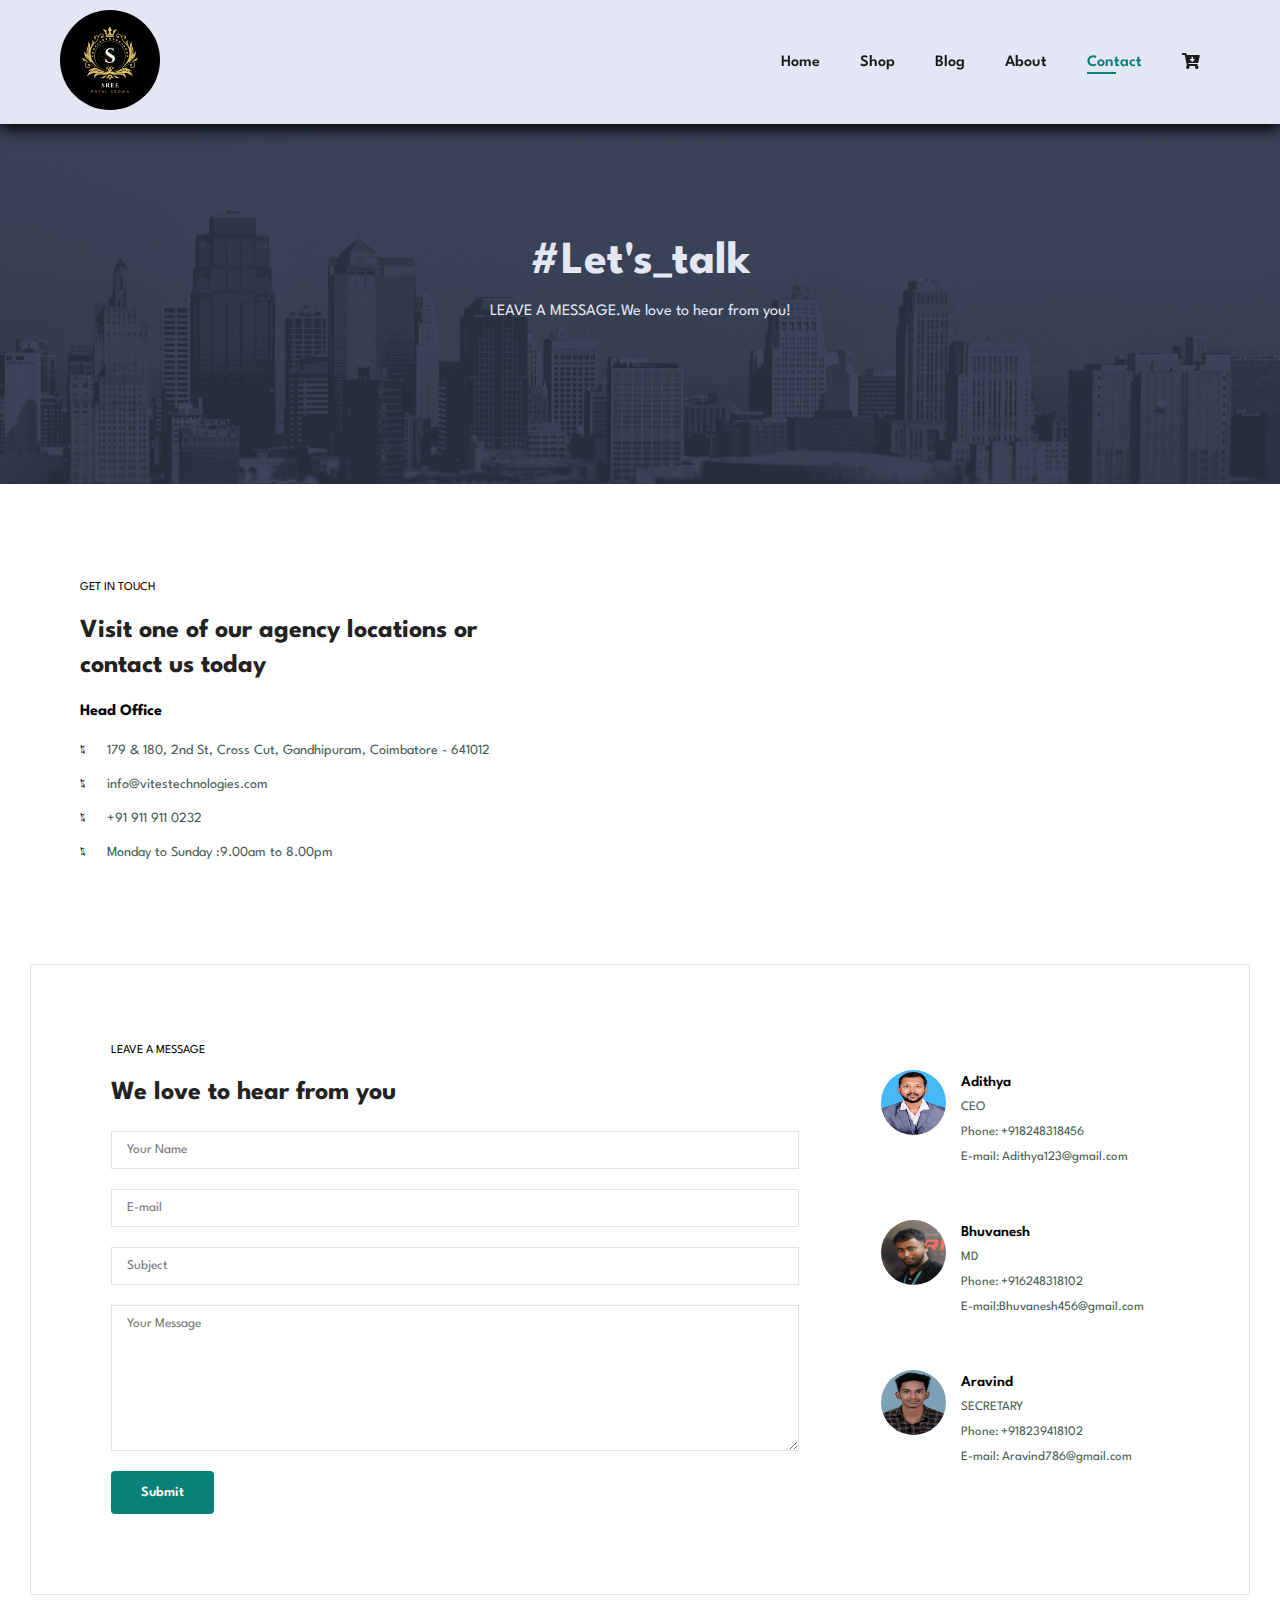
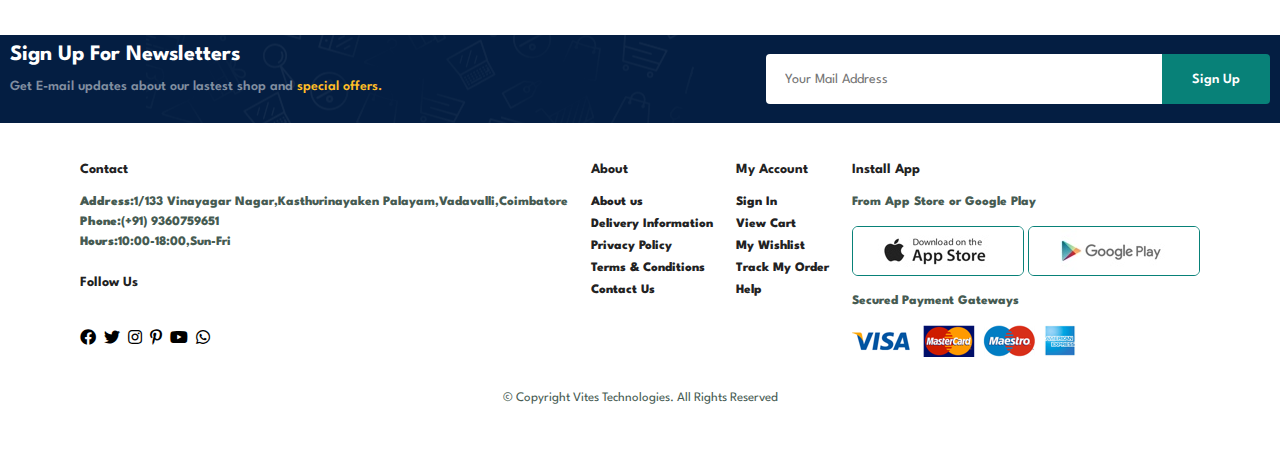
<file: contact.html>
<!DOCTYPE html>
<html lang="en">
<head>
    <meta charset="UTF-8">
    <meta name="viewport" content="width=device-width, initial-scale=1.0">
    <title>Document</title>
    <link rel="stylesheet" href="style.css">
    <link rel="stylesheet" href="https://pro.fontawesome.com/releases/v5.10.0/css/all.css">
</head>
<body>
    <section id="header">
     <a href="#"><img src="img/logo4.png" class="logo " width="150" height="150"></a>
     <div>
         <ul id="navbar">
             <li><a href="index.html">Home</a></li>
             <li><a href="shop.html">Shop</a></li>
             <li><a href="blog.html">Blog</a></li>
             <li><a href="about.html">About</a></li>
             <li><a class="active" href="contact.html">Contact</a></li>
             <li id="lg-bag"><a href="cart.html"><i class="fa fa-cart-arrow-down" aria-hidden="true"></i></a></li>
             <a href="#" id="close"><i class="far fa-times"></i></a>
         </ul>
     </div> 
     <div id="mobile">
         <a href="cart.html"><i class="fa fa-cart-arrow-down" aria-hidden="true"></i></a>
         <i id="bar" class="fas fa-outdent"></i>
         
     </div>
 
    </section>
 
    <section id="about-header">
     
     <h2 style="color: #E3E6F3;">#Let's_talk</h2>
     
     <p style="color: #E3E6F3;">LEAVE A MESSAGE.We love to hear from you!<p>
    </section>
 
    <section id="contact-details" class="section-p1">
     <div class="details">
         <span>GET IN TOUCH</span>
         <h2>Visit one of our agency locations or contact us today</h2>
         <h3>Head Office</h3>
         <div>
             <li>
                 <i class="fal fa-map"></i>
                 <p>179 & 180, 2nd St, Cross Cut, Gandhipuram, Coimbatore - 641012</p>
             </li>
             <li>
                 <i class="fal fa-envelope"></i>
                 <p>info@vitestechnologies.com</p>
             </li>
             <li>
                 <i class="fal fa-phone-alt"></i>
                 <p>+91 911 911 0232</p>
             </li>
             <li>
                 <i class="fal fa-clock"></i>
                 <p>Monday to Sunday :9.00am to 8.00pm</p>
             </li>
         </div>
     </div>
     <div class="map"><iframe src="https://www.google.com/maps/embed?pb=!1m14!1m8!1m3!1d7832.500087296349!2d76.968685!3d11.019857!3m2!1i1024!2i768!4f13.1!3m3!1m2!1s0x3ba859d4bfb21ebf%3A0xf5a53c06b507fd0!2sVites%20Technologies%20%7C%20IT%20Training%20Institute%20in%20Coimbatore!5e0!3m2!1sen!2sin!4v1714663701081!5m2!1sen!2sin" width="600" height="450" style="border:0;" allowfullscreen="" loading="lazy" referrerpolicy="no-referrer-when-downgrade"></iframe></div>
    </section>
 
    <section id="form-details">
     <form action="">
         <span>LEAVE A MESSAGE</span>
         <h2>We love to hear from you</h2>
         <input type="text" placeholder="Your Name">
         <input type="text" placeholder="E-mail">
         <input type="text" placeholder="Subject">
         <textarea  cols="30" rows="10" placeholder="Your Message"></textarea>
         <button class="normal">Submit</button>
     </form>
     <div class="people">
         <div>
             <img src="img/people/first.jpg" alt="" width="100" height="100" style="border-radius: 50px;">
             <p><span>Adithya</span>CEO<br>Phone: +918248318456<br>E-mail: Adithya123@gmail.com</p>
         </div>
         <div>
             <img src="img/people/secound.png" alt="" width="100" height="100" style="border-radius: 50px;" >
             <p><span>Bhuvanesh </span>MD<br> Phone: +916248318102<br>E-mail:Bhuvanesh456@gmail.com</p>
         </div>
         <div>
             <img src="img/people/third.jpg" alt="" width="100" height="100" style="border-radius: 50px;" >
             <p><span>Aravind </span>SECRETARY<br> Phone: +918239418102 <br>E-mail: Aravind786@gmail.com</p>
         </div>
     </div>
    </section>
 
 
    <section id="newsletter" class="section-p1 section-m1">
     <div class="newstext">
         <h4>Sign Up For Newsletters</h4>
         <p>Get E-mail updates about our lastest shop and <span>special offers.</span></p>
     </div>
     <div class="form">
         <input type="text" placeholder="Your Mail Address">
         <button class="normal">Sign Up</button>
     </div>
    </section>
 
    <footer class="section-p1">
     <div class="col">
         <!-- <img class="logo" src="img/logo4.png" alt="logo sree"  width="150" height="150"> -->
         <h4>Contact</h4>
         <p><strong>Address:</strong>1/133 Vinayagar Nagar,Kasthurinayaken Palayam,Vadavalli,Coimbatore</p>
         <p><strong>Phone:</strong>(+91) 9360759651</p>
         <p><strong>Hours:</strong>10:00-18:00,Sun-Fri</p>
    
     <div class="follow">
         <h4>Follow Us</h4>
         <div class="icon">
             <i class="fab fa-facebook"></i>
             <i class="fab fa-twitter"></i>
             <i class="fab fa-instagram"></i>
             <i class="fab fa-pinterest-p"></i>
             <i class="fab fa-youtube"></i>
             <i class="fab fa-whatsapp"></i>
         </div>
         </div>
     </div>
     <div class="col">
         <h4>About</h4>
         <a href="#">About us</a>
         <a href="#">Delivery Information</a>
         <a href="#">Privacy Policy</a>
         <a href="#">Terms & Conditions</a>
         <a href="#"> Contact Us</a>
     </div>
 
     <div class="col">
         <h4>My Account</h4>
         <a href="#">Sign In</a>
         <a href="#">View Cart</a>
         <a href="#">My Wishlist</a>
         <a href="#">Track My Order</a>
         <a href="#">Help</a>
     </div>
     <div class="col install">
         <h4>Install App</h4>
         <p>From App Store or Google Play</p>
         <div class="row">
             <img src="img/pay/app.jpg" alt="app">
             <img src="img/pay/play.jpg" alt="">
         </div>
         <p>Secured Payment Gateways</p>
         <img src="img/pay/pay.png" alt="pay">
     </div>
     <div class="copyright">
         <p>© Copyright Vites Technologies. All Rights Reserved</p>
     </div>
    </footer>
 
     <script src="script.js"></script>
 </body>
</html>
</file>
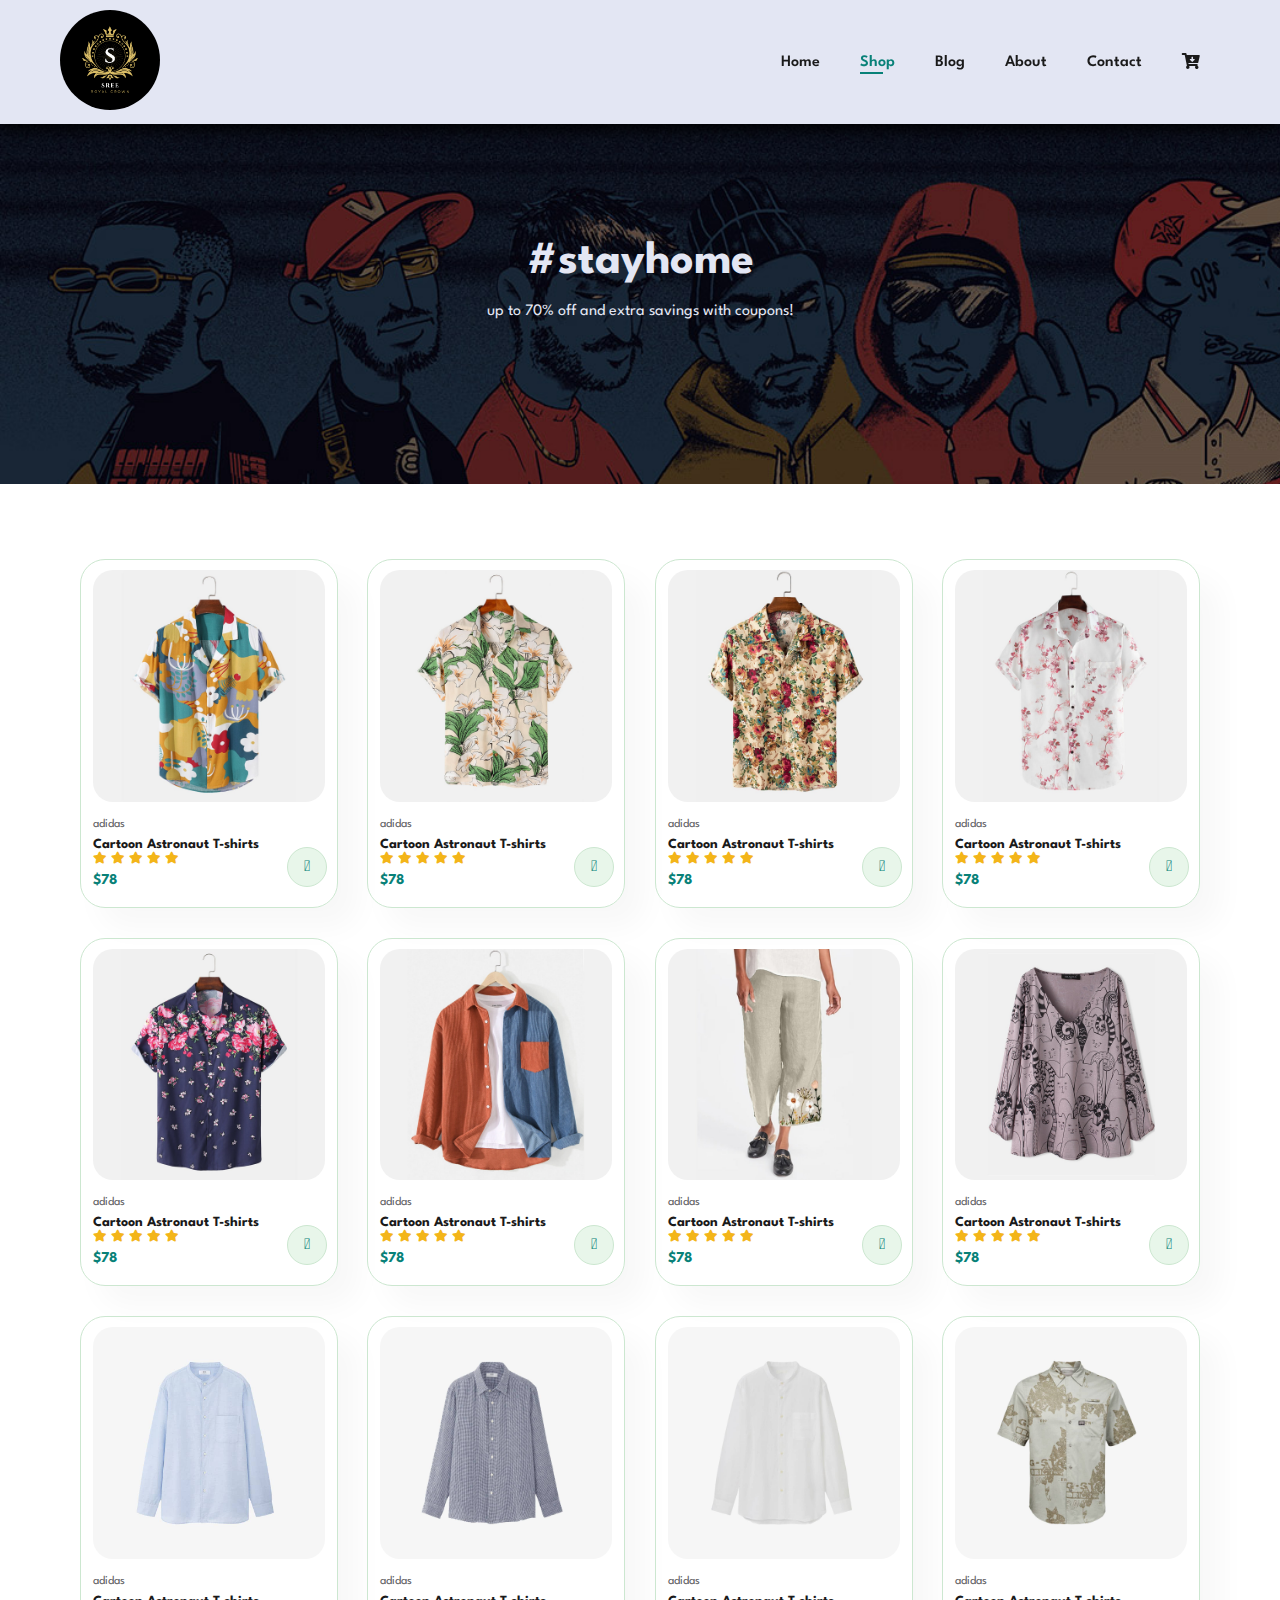
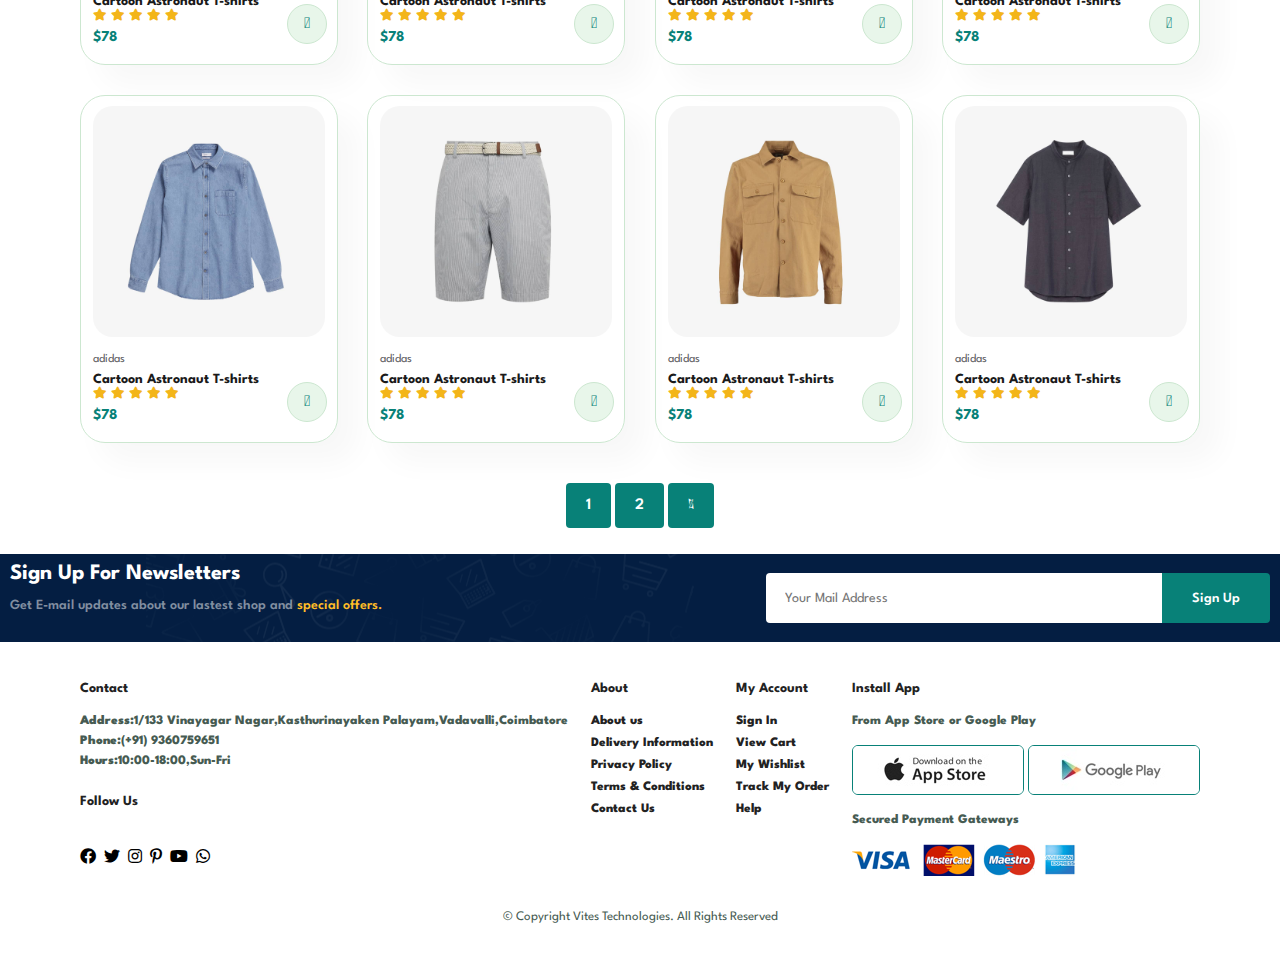
<file: shop.html>
<!DOCTYPE html>
<html lang="en">
<head>
    <meta charset="UTF-8">
    <meta name="viewport" content="width=device-width, initial-scale=1.0">
    <title>Document</title>
    <link rel="stylesheet" href="style.css">
    <link rel="stylesheet" href="https://pro.fontawesome.com/releases/v5.10.0/css/all.css">
</head>
<body>
   <section id="header">
    <a href="#"><img src="img/logo4.png" class="logo " width="150" height="150"></a>
    <div>
        <ul id="navbar">
            <li><a href="index.html">Home</a></li>
            <li><a class="active"  href="shop.html">Shop</a></li>
            <li><a href="blog.html">Blog</a></li>
            <li><a href="about.html">About</a></li>
            <li><a href="contact.html">Contact</a></li>
            <li id="lg-bag"><a href="cart.html"><i class="fa fa-cart-arrow-down" aria-hidden="true"></i></a></li>
            <a href="#" id="close"><i class="far fa-times"></i></a>
        </ul>
    </div> 
    <div id="mobile">
        <a href="cart.html"><i class="fa fa-cart-arrow-down" aria-hidden="true"></i></a>
        <i id="bar" class="fas fa-outdent"></i>
        
    </div>

   </section>

   <section id="page-header">
    
    <h2 style="color: #E3E6F3;">#stayhome</h2>
    
    <p style="color: #E3E6F3;">up to 70% off and extra savings with coupons!<p>
        


   </section>

   <section id="product1" class="section-p1">
        <div class="pro-container">
        <div class="pro" onclick="window.location.href='sproduct.html';">
            <img src="img/products/f1.jpg" alt="">
            <div class="des">
                <span>adidas</span>
                <h5>Cartoon Astronaut T-shirts</h5>
                <div class="star">
                    <i class="fas fa-star"></i>
                    <i class="fas fa-star"></i>
                    <i class="fas fa-star"></i>
                    <i class="fas fa-star"></i>
                    <i class="fas fa-star"></i>
                </div>
                <h4>$78</h4>
            </div>
            <a href="#"><i class="fal fa-shopping-cart cart"></i></a>
        </div>

        <div class="pro">
            <img src="img/products/f2.jpg" alt="">
            <div class="des">
                <span>adidas</span>
                <h5>Cartoon Astronaut T-shirts</h5>
                <div class="star">
                    <i class="fas fa-star"></i>
                    <i class="fas fa-star"></i>
                    <i class="fas fa-star"></i>
                    <i class="fas fa-star"></i>
                    <i class="fas fa-star"></i>
                </div>
                <h4>$78</h4>
            </div>
            <a href="#"><i class="fal fa-shopping-cart cart"></i></a>
        </div>

        <div class="pro">
            <img src="img/products/f3.jpg" alt="">
            <div class="des">
                <span>adidas</span>
                <h5>Cartoon Astronaut T-shirts</h5>
                <div class="star">
                    <i class="fas fa-star"></i>
                    <i class="fas fa-star"></i>
                    <i class="fas fa-star"></i>
                    <i class="fas fa-star"></i>
                    <i class="fas fa-star"></i>
                </div>
                <h4>$78</h4>
            </div>
            <a href="#"><i class="fal fa-shopping-cart cart"></i></a>
        </div>

        <div class="pro">
            <img src="img/products/f4.jpg" alt="">
            <div class="des">
                <span>adidas</span>
                <h5>Cartoon Astronaut T-shirts</h5>
                <div class="star">
                    <i class="fas fa-star"></i>
                    <i class="fas fa-star"></i>
                    <i class="fas fa-star"></i>
                    <i class="fas fa-star"></i>
                    <i class="fas fa-star"></i>
                </div>
                <h4>$78</h4>
            </div>
            <a href="#"><i class="fal fa-shopping-cart cart"></i></a>
        </div>

        <div class="pro">
            <img src="img/products/f5.jpg" alt="">
            <div class="des">
                <span>adidas</span>
                <h5>Cartoon Astronaut T-shirts</h5>
                <div class="star">
                    <i class="fas fa-star"></i>
                    <i class="fas fa-star"></i>
                    <i class="fas fa-star"></i>
                    <i class="fas fa-star"></i>
                    <i class="fas fa-star"></i>
                </div>
                <h4>$78</h4>
            </div>
            <a href="#"><i class="fal fa-shopping-cart cart"></i></a>
        </div>

        <div class="pro">
            <img src="img/products/f6.jpg" alt="">
            <div class="des">
                <span>adidas</span>
                <h5>Cartoon Astronaut T-shirts</h5>
                <div class="star">
                    <i class="fas fa-star"></i>
                    <i class="fas fa-star"></i>
                    <i class="fas fa-star"></i>
                    <i class="fas fa-star"></i>
                    <i class="fas fa-star"></i>
                </div>
                <h4>$78</h4>
            </div>
            <a href="#"><i class="fal fa-shopping-cart cart"></i></a>
        </div>

        <div class="pro">
            <img src="img/products/f7.jpg" alt="">
            <div class="des">
                <span>adidas</span>
                <h5>Cartoon Astronaut T-shirts</h5>
                <div class="star">
                    <i class="fas fa-star"></i>
                    <i class="fas fa-star"></i>
                    <i class="fas fa-star"></i>
                    <i class="fas fa-star"></i>
                    <i class="fas fa-star"></i>
                </div>
                <h4>$78</h4>
            </div>
            <a href="#"><i class="fal fa-shopping-cart cart"></i></a>
        </div>

        <div class="pro">
            <img src="img/products/f8.jpg" alt="">
            <div class="des">
                <span>adidas</span>
                <h5>Cartoon Astronaut T-shirts</h5>
                <div class="star">
                    <i class="fas fa-star"></i>
                    <i class="fas fa-star"></i>
                    <i class="fas fa-star"></i>
                    <i class="fas fa-star"></i>
                    <i class="fas fa-star"></i>
                </div>
                <h4>$78</h4>
            </div>
            <a href="#"><i class="fal fa-shopping-cart cart"></i></a>
        </div>
    
        <div class="pro">
            <img src="img/products/n1.jpg" alt="">
            <div class="des">
                <span>adidas</span>
                <h5>Cartoon Astronaut T-shirts</h5>
                <div class="star">
                    <i class="fas fa-star"></i>
                    <i class="fas fa-star"></i>
                    <i class="fas fa-star"></i>
                    <i class="fas fa-star"></i>
                    <i class="fas fa-star"></i>
                </div>
                <h4>$78</h4>
            </div>
            <a href="#"><i class="fal fa-shopping-cart cart"></i></a>
        </div>

        <div class="pro">
            <img src="img/products/n2.jpg" alt="">
            <div class="des">
                <span>adidas</span>
                <h5>Cartoon Astronaut T-shirts</h5>
                <div class="star">
                    <i class="fas fa-star"></i>
                    <i class="fas fa-star"></i>
                    <i class="fas fa-star"></i>
                    <i class="fas fa-star"></i>
                    <i class="fas fa-star"></i>
                </div>
                <h4>$78</h4>
            </div>
            <a href="#"><i class="fal fa-shopping-cart cart"></i></a>
        </div>

        <div class="pro">
            <img src="img/products/n3.jpg" alt="">
            <div class="des">
                <span>adidas</span>
                <h5>Cartoon Astronaut T-shirts</h5>
                <div class="star">
                    <i class="fas fa-star"></i>
                    <i class="fas fa-star"></i>
                    <i class="fas fa-star"></i>
                    <i class="fas fa-star"></i>
                    <i class="fas fa-star"></i>
                </div>
                <h4>$78</h4>
            </div>
            <a href="#"><i class="fal fa-shopping-cart cart"></i></a>
        </div>

        <div class="pro">
            <img src="img/products/n4.jpg" alt="">
            <div class="des">
                <span>adidas</span>
                <h5>Cartoon Astronaut T-shirts</h5>
                <div class="star">
                    <i class="fas fa-star"></i>
                    <i class="fas fa-star"></i>
                    <i class="fas fa-star"></i>
                    <i class="fas fa-star"></i>
                    <i class="fas fa-star"></i>
                </div>
                <h4>$78</h4>
            </div>
            <a href="#"><i class="fal fa-shopping-cart cart"></i></a>
        </div>

        <div class="pro">
            <img src="img/products/n5.jpg" alt="">
            <div class="des">
                <span>adidas</span>
                <h5>Cartoon Astronaut T-shirts</h5>
                <div class="star">
                    <i class="fas fa-star"></i>
                    <i class="fas fa-star"></i>
                    <i class="fas fa-star"></i>
                    <i class="fas fa-star"></i>
                    <i class="fas fa-star"></i>
                </div>
                <h4>$78</h4>
            </div>
            <a href="#"><i class="fal fa-shopping-cart cart"></i></a>
        </div>

        <div class="pro">
            <img src="img/products/n6.jpg" alt="">
            <div class="des">
                <span>adidas</span>
                <h5>Cartoon Astronaut T-shirts</h5>
                <div class="star">
                    <i class="fas fa-star"></i>
                    <i class="fas fa-star"></i>
                    <i class="fas fa-star"></i>
                    <i class="fas fa-star"></i>
                    <i class="fas fa-star"></i>
                </div>
                <h4>$78</h4>
            </div>
            <a href="#"><i class="fal fa-shopping-cart cart"></i></a>
        </div>

        <div class="pro">
            <img src="img/products/n7.jpg" alt="">
            <div class="des">
                <span>adidas</span>
                <h5>Cartoon Astronaut T-shirts</h5>
                <div class="star">
                    <i class="fas fa-star"></i>
                    <i class="fas fa-star"></i>
                    <i class="fas fa-star"></i>
                    <i class="fas fa-star"></i>
                    <i class="fas fa-star"></i>
                </div>
                <h4>$78</h4>
            </div>
            <a href="#"><i class="fal fa-shopping-cart cart"></i></a>
        </div>

        <div class="pro">
            <img src="img/products/n8.jpg" alt="">
            <div class="des">
                <span>adidas</span>
                <h5>Cartoon Astronaut T-shirts</h5>
                <div class="star">
                    <i class="fas fa-star"></i>
                    <i class="fas fa-star"></i>
                    <i class="fas fa-star"></i>
                    <i class="fas fa-star"></i>
                    <i class="fas fa-star"></i>
                </div>
                <h4>$78</h4>
            </div>
            <a href="#"><i class="fal fa-shopping-cart cart"></i></a>
        </div>
    </div>
   </section>

   <section id="pagination" class="section-p1">
    <a href="#">1</a>
    <a href="#">2</a>
    <a href="#"><i class="fal fa-long-arrow-alt-right"></i></a>
   </section>


   <section id="newsletter" class="section-p1 section-m1">
    <div class="newstext">
        <h4>Sign Up For Newsletters</h4>
        <p>Get E-mail updates about our lastest shop and <span>special offers.</span></p>
    </div>
    <div class="form">
        <input type="text" placeholder="Your Mail Address">
        <button class="normal">Sign Up</button>
    </div>
   </section>

   <footer class="section-p1">
    <div class="col">
        <!-- <img class="logo" src="img/logo4.png" alt="logo sree"  width="150" height="150"> -->
        <h4>Contact</h4>
        <p><strong>Address:</strong>1/133 Vinayagar Nagar,Kasthurinayaken Palayam,Vadavalli,Coimbatore</p>
        <p><strong>Phone:</strong>(+91) 9360759651</p>
        <p><strong>Hours:</strong>10:00-18:00,Sun-Fri</p>
   
    <div class="follow">
        <h4>Follow Us</h4>
        <div class="icon">
            <i class="fab fa-facebook"></i>
            <i class="fab fa-twitter"></i>
            <i class="fab fa-instagram"></i>
            <i class="fab fa-pinterest-p"></i>
            <i class="fab fa-youtube"></i>
            <i class="fab fa-whatsapp"></i>
        </div>
        </div>
    </div>
    <div class="col">
        <h4>About</h4>
        <a href="#">About us</a>
        <a href="#">Delivery Information</a>
        <a href="#">Privacy Policy</a>
        <a href="#">Terms & Conditions</a>
        <a href="#"> Contact Us</a>
    </div>

    <div class="col">
        <h4>My Account</h4>
        <a href="#">Sign In</a>
        <a href="#">View Cart</a>
        <a href="#">My Wishlist</a>
        <a href="#">Track My Order</a>
        <a href="#">Help</a>
    </div>
    <div class="col install">
        <h4>Install App</h4>
        <p>From App Store or Google Play</p>
        <div class="row">
            <img src="img/pay/app.jpg" alt="app">
            <img src="img/pay/play.jpg" alt="">
        </div>
        <p>Secured Payment Gateways</p>
        <img src="img/pay/pay.png" alt="pay">
    </div>
    <div class="copyright">
        <p>© Copyright Vites Technologies. All Rights Reserved</p>
    </div>
   </footer>

    <script src="script.js"></script>
</body>
</html>
</file>
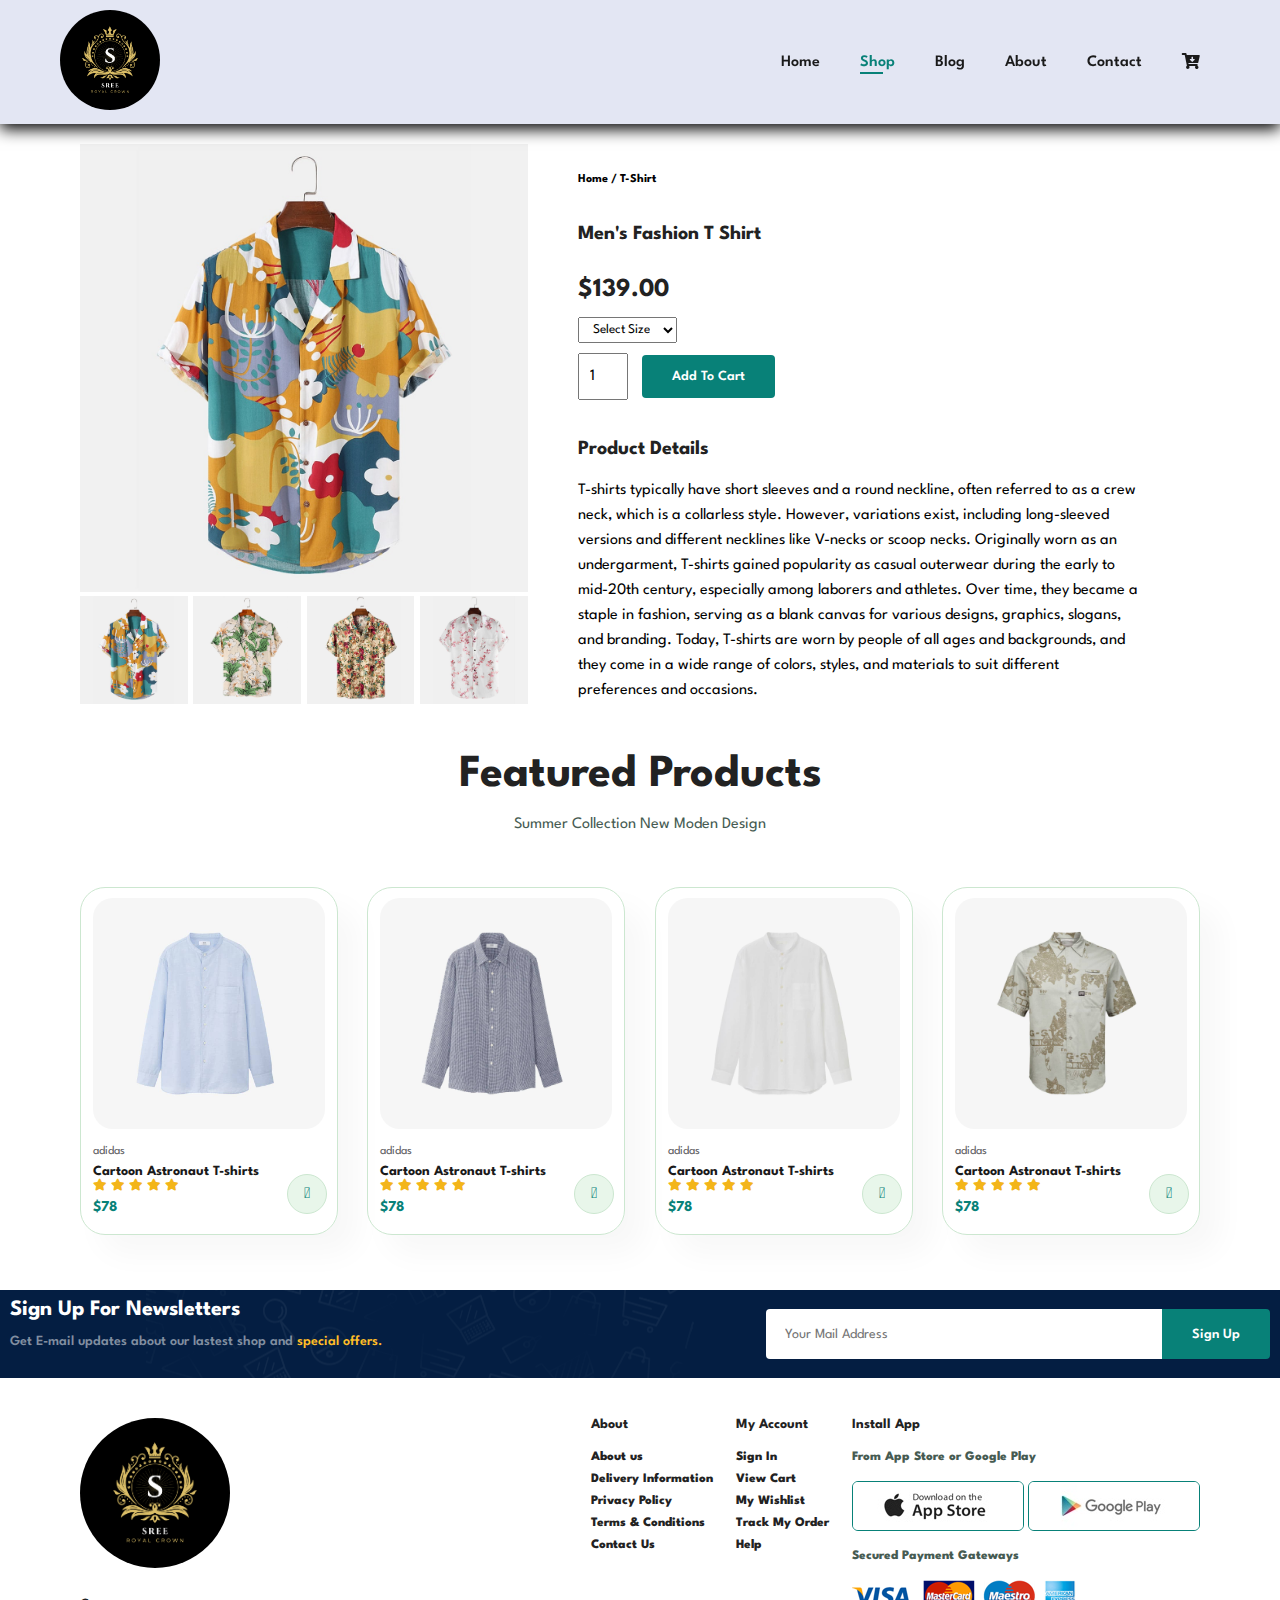
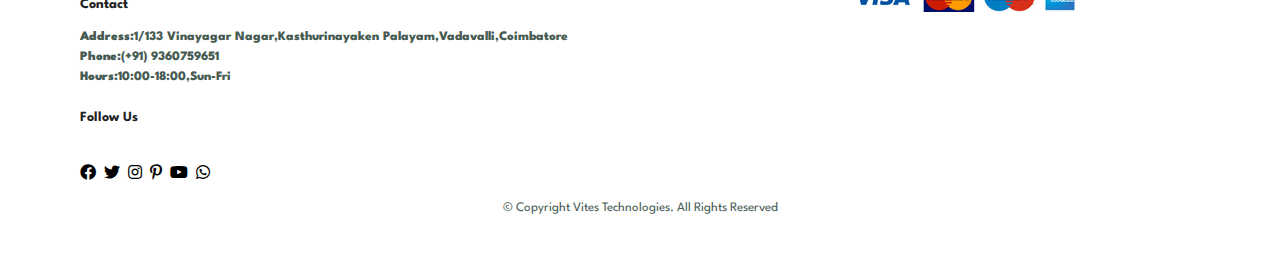
<file: sproduct.html>
<!DOCTYPE html>
<html lang="en">
<head>
    <meta charset="UTF-8">
    <meta name="viewport" content="width=device-width, initial-scale=1.0">
    <title>Document</title>
    <link rel="stylesheet" href="style.css">
    <link rel="stylesheet" href="https://pro.fontawesome.com/releases/v5.10.0/css/all.css">
</head>
<body>
   <section id="header">
    <a href="#"><img src="img/logo4.png" class="logo " width="150" height="150"></a>
    <div>
        <ul id="navbar">
            <li><a href="index.html">Home</a></li>
            <li><a class="active"  href="shop.html">Shop</a></li>
            <li><a href="blog.html">Blog</a></li>
            <li><a href="about.html">About</a></li>
            <li><a href="contact.html">Contact</a></li>
            <li id="lg-bag"><a href="cart.html"><i class="fa fa-cart-arrow-down" aria-hidden="true"></i></a></li>
            <a href="#" id="close"><i class="far fa-times"></i></a>
        </ul>
    </div> 
    <div id="mobile">
        <a href="cart.html"><i class="fa fa-cart-arrow-down" aria-hidden="true"></i></a>
        <i id="bar" class="fas fa-outdent"></i>
        
    </div>

   </section>

  <section id="prodetails" class="section-p1">
    <div class="single-pro-image">
        <img src="img/products/f1.jpg" alt="" width="100%" id="MainImg">

        <div class="small-img-group">

            <div class="small-img-col">
                <img src="img/products/f1.jpg" alt="" width="100%" class="small-img">
            </div>
            <div class="small-img-col">
                <img src="img/products/f2.jpg" alt="" width="100%" class="small-img">
            </div>
            <div class="small-img-col">
                <img src="img/products/f3.jpg" alt="" width="100%" class="small-img">
            </div>
            <div class="small-img-col">
                <img src="img/products/f4.jpg" alt="" width="100%" class="small-img">
            </div>
        </div>
    </div>
    <div class="single-pro-details">
        <h6>Home / T-Shirt</h6>
        <h4>Men's Fashion T Shirt</h4>
        <h2>$139.00</h2>
        <select>
            <option>Select Size</option>
            <option>Small</option>
            <option>Medium</option>
            <option>Large</option>
            <option>XL</option>
            <option>XXL</option>
        </select>
        <input type="number" value="1">
        <button class="normal">Add To Cart</button>
        <h4>Product Details</h4>
        <span style="text-align: justify;">T-shirts typically have short sleeves and a round neckline, often referred to as a crew neck, which is a collarless style. However, variations exist, including long-sleeved versions and different necklines like V-necks or scoop necks.

            Originally worn as an undergarment, T-shirts gained popularity as casual outerwear during the early to mid-20th century, especially among laborers and athletes. Over time, they became a staple in fashion, serving as a blank canvas for various designs, graphics, slogans, and branding. Today, T-shirts are worn by people of all ages and backgrounds, and they come in a wide range of colors, styles, and materials to suit different preferences and occasions.</span>
    </div>
  </section>

  <section id="product1" class="section-p1">
    <h2>Featured Products</h2>
    <p>Summer Collection New Moden Design</p>
    <div class="pro-container">
        <div class="pro">
            <img src="img/products/n1.jpg" alt="">
            <div class="des">
                <span>adidas</span>
                <h5>Cartoon Astronaut T-shirts</h5>
                <div class="star">
                    <i class="fas fa-star"></i>
                    <i class="fas fa-star"></i>
                    <i class="fas fa-star"></i>
                    <i class="fas fa-star"></i>
                    <i class="fas fa-star"></i>
                </div>
                <h4>$78</h4>
            </div>
            <a href="#"><i class="fal fa-shopping-cart cart"></i></a>
        </div>

        <div class="pro">
            <img src="img/products/n2.jpg" alt="">
            <div class="des">
                <span>adidas</span>
                <h5>Cartoon Astronaut T-shirts</h5>
                <div class="star">
                    <i class="fas fa-star"></i>
                    <i class="fas fa-star"></i>
                    <i class="fas fa-star"></i>
                    <i class="fas fa-star"></i>
                    <i class="fas fa-star"></i>
                </div>
                <h4>$78</h4>
            </div>
            <a href="#"><i class="fal fa-shopping-cart cart"></i></a>
        </div>

        <div class="pro">
            <img src="img/products/n3.jpg" alt="">
            <div class="des">
                <span>adidas</span>
                <h5>Cartoon Astronaut T-shirts</h5>
                <div class="star">
                    <i class="fas fa-star"></i>
                    <i class="fas fa-star"></i>
                    <i class="fas fa-star"></i>
                    <i class="fas fa-star"></i>
                    <i class="fas fa-star"></i>
                </div>
                <h4>$78</h4>
            </div>
            <a href="#"><i class="fal fa-shopping-cart cart"></i></a>
        </div>

        <div class="pro">
            <img src="img/products/n4.jpg" alt="">
            <div class="des">
                <span>adidas</span>
                <h5>Cartoon Astronaut T-shirts</h5>
                <div class="star">
                    <i class="fas fa-star"></i>
                    <i class="fas fa-star"></i>
                    <i class="fas fa-star"></i>
                    <i class="fas fa-star"></i>
                    <i class="fas fa-star"></i>
                </div>
                <h4>$78</h4>
            </div>
            <a href="#"><i class="fal fa-shopping-cart cart"></i></a>
        </div>
    </div>
   </section>

   <section id="newsletter" class="section-p1 section-m1">
    <div class="newstext">
        <h4>Sign Up For Newsletters</h4>
        <p>Get E-mail updates about our lastest shop and <span>special offers.</span></p>
    </div>
    <div class="form">
        <input type="text" placeholder="Your Mail Address">
        <button class="normal">Sign Up</button>
    </div>
   </section>

   <footer class="section-p1">
    <div class="col">
        <img class="logo" src="img/logo4.png" alt="logo sree"  width="150" height="150">
        <h4>Contact</h4>
        <p><strong>Address:</strong>1/133 Vinayagar Nagar,Kasthurinayaken Palayam,Vadavalli,Coimbatore</p>
        <p><strong>Phone:</strong>(+91) 9360759651</p>
        <p><strong>Hours:</strong>10:00-18:00,Sun-Fri</p>
   
    <div class="follow">
        <h4>Follow Us</h4>
        <div class="icon">
            <i class="fab fa-facebook"></i>
            <i class="fab fa-twitter"></i>
            <i class="fab fa-instagram"></i>
            <i class="fab fa-pinterest-p"></i>
            <i class="fab fa-youtube"></i>
            <i class="fab fa-whatsapp"></i>
        </div>
        </div>
    </div>
    <div class="col">
        <h4>About</h4>
        <a href="#">About us</a>
        <a href="#">Delivery Information</a>
        <a href="#">Privacy Policy</a>
        <a href="#">Terms & Conditions</a>
        <a href="#"> Contact Us</a>
    </div>

    <div class="col">
        <h4>My Account</h4>
        <a href="#">Sign In</a>
        <a href="#">View Cart</a>
        <a href="#">My Wishlist</a>
        <a href="#">Track My Order</a>
        <a href="#">Help</a>
    </div>
    <div class="col install">
        <h4>Install App</h4>
        <p>From App Store or Google Play</p>
        <div class="row">
            <img src="img/pay/app.jpg" alt="app">
            <img src="img/pay/play.jpg" alt="">
        </div>
        <p>Secured Payment Gateways</p>
        <img src="img/pay/pay.png" alt="pay">
    </div>
    <div class="copyright">
        <p>© Copyright Vites Technologies. All Rights Reserved</p>
    </div>
   </footer>

   <script>
    var MainImg=document.getElementById("MainImg");
    var smallimg=document.getElementsByClassName("small-img");

    smallimg[0].onclick = function(){
        MainImg.src=smallimg[0].src;
    }

    smallimg[1].onclick = function(){
        MainImg.src=smallimg[1].src;
    }

    smallimg[2].onclick = function(){
        MainImg.src=smallimg[2].src;
    }

    smallimg[3].onclick = function(){
        MainImg.src=smallimg[3].src;
    }


   </script>

    <script src="script.js"></script>
</body>
</html>
</file>
<file: style.css>
@import url('https://fonts.googleapis.com/css?family=Spartan:wght@100;200;300;400;500; 600;700;800;900&display=swap');

*{
    padding: 0;
    margin: 0;
    box-sizing: border-box;
    font-family: 'Spartan';
}

h1{
    font-size: 50px;
    line-height: 64px;
    color: #222;
}

h2 { 
    font-size: 46px;
    line-height: 54px;
    color: #222;
}

h4 {
    font-size:20px;
    color: #222;
}

h6{
    font-weight: 700px;
    font-size: 12px;
}
p {
    font-size: 16px;
    color: #465b52;
    margin: 15px 0 20px 0;
}
.section-p1{
    margin: 40px 80px;
}

.section-m1{
    margin: 40px 0;
  
}

button.normal{
    font-size: 14px;
    font-weight: 600;
    padding: 15px 30px;
    color: black;
    background-color: white;
    border-radius: 4px;
    cursor: pointer;
    border: none;
    outline: none;
    transition: 0.2s;
}

button.white{
    font-size: 13px;
    font-weight: 600;
    padding: 11px 18px;
    color: white;
    background-color:transparent;
    cursor: pointer;
    border: 1px solid white;
    outline: none;
    transition: 0.2s;
}

body{
    width: 100%;
}
/*header start*/
#header .logo{
    width: 100px;
    height: 100px;
    border-radius: 50%;

}

#header{
    display: flex;
    align-items: center;
    justify-content: space-between;
    padding: 10px 60px;
    background:#E3E6F3;
    box-shadow: 0 5px 15px rgba(0, 0, 0, 0.999);
    z-index:999;
    position: sticky;  
    top: 0;
    left: 0;
    }

   
#navbar{
    display: flex;
    align-items: center;
    justify-content: center;
}

 #navbar li{
    list-style: none;
    padding: 0 20px;
    position: relative;
}

#navbar li a{
    text-decoration: none;
    font-size: 16px;
    font-weight: 600;
    color: #1a1a1a;
    transition: 0.3s ease;
}

#navbar li a:hover,
#navbar li a.active{
    color:#088178; 
}
#navbar li a.active::after,
#navbar li a:hover::after{
    content: "";
    width: 30%;
    height: 2px;
    background: #088178;
    position: absolute;
    bottom: -4px;
    left: 20px;
} 

#mobile{
    display: none;
    align-items: center;
}

#close{
    display: none;
}

/*HOME page*/
#hero{
    /* background-image: url("img/hero4.png"); */
    height: 90vh;
    width: 100%;
    background-size: cover;
    background-position: left 25% top 0;
    padding: 0 80px;
    display: flex;
    flex-direction: column;
    align-items: flex-start;
    justify-content: center;
    background-repeat: no-repeat;
    padding-bottom: 2cm;
    animation: sree 20s ease-in-out infinite;

}

#hero .slider{
    display: flex;
    overflow: scroll;
    align-items: center;
    height: 90vh;
    overflow-y: hidden;
    

}

@keyframes sree{
    0%,100%{
        background-image: url("img/hero2.png");
        height: 80vh;
    }
    25%{
        background-image: url("img/hero1.png");
    }
    50%{
        background-image: url("img/hero4.png");
    }
}

#hero h4{
    padding-bottom:15px;
    user-select: none;


}
#hero h1{
    color: #088178;
    user-select: none;
}

#hero button{
    background-image: url("img/button.png");
    background-color:transparent;
    color: #088178;
    border: 0;
    padding: 14px 80px 14px 65px;
    background-repeat: no-repeat;
    cursor: pointer;
    font-weight: 700;
    font-size: 15px;
}

#feature{
    display: flex;
    align-items: center;
    justify-content: space-between;
    flex-wrap: wrap;
}

#feature .fe-box{
    width: 180px;
    text-align: center;
    padding: 25px 15px;
    box-shadow:20px 20px 34px rgba(0,0,0,0.03);
    border:1px solid #cce7d0;
    border-radius: 4px;
    margin: 15px 0;
}

#feature .fe-box:hover{
    box-shadow: 10px 10px 54px rgba(70,62,221,0.1);
}

#feature .fe-box img{
    width: 100%;
    margin-bottom: 10px;
}

#feature .fe-box h6{
    display: inline-block;
    padding: 9px 8px 6px 8px;
    line-height: 1;
    border-radius: 4px;
    color: #088178;
    background-color: #fddde4;
}

#feature .fe-box:nth-child(2) h6{
    background-color: #cdebbc;
}

#feature .fe-box:nth-child(3) h6{
    background-color: #d1e8f2;
}

#feature .fe-box:nth-child(4) h6{
    background-color: #cdd4f8;
}

#feature .fe-box:nth-child(5) h6{
    background-color: #f6dbf6;
}

#feature .fe-box:nth-child(6) h6{
    background-color: #fff2e5;
}

#product1 {
    text-align: center;
}

#product1 .pro-container{
    display: flex;
    justify-content: space-between;
    padding-top: 20px;
    flex-wrap: wrap;
}

#product1 .pro{
    width: 23%;
    min-width: 250px;
    padding: 10px 12px;
    border: 1px solid #cce7d0;
    border-radius: 25px;
    cursor: pointer;
    box-shadow: 20px 20px 30px rgba(0,0,0,0.03);
    margin:15px 0;
    transition: 0.2s ease;
    position: relative;
}

#product1 .pro:hover{
    box-shadow: 20px 20px 30px rgba(0,0,0,0.09);
}

#product1 .pro img{
    width: 100%;
    border-radius: 20px;
}

#product1 .pro .des{
    text-align: start;
    padding: 10px 0;
}

#product1 .pro .des span{
    color: #606063;
    font-size: 12px;
}

#product1 .pro .des h5{
    padding-top: 7px;
    color: #1a1a1a;
    font-size: 14px;
}

#product1 .pro .des i{
    font-size: 12px;
    color: rgba(243,181,25);
}

#product1 .pro .des h4 {
    padding-top: 7px;
    font-size: 15px;
    font-weight: 700;
    color: #088178;
}

#product1 .pro .cart{
    width: 40px;
    height: 40px;
    line-height: 40px;
    border-radius: 50px;
    background-color: #e8f6ea;
    font-weight: 500;
    color: #088178;
    border: 1px solid #cce7d0;
    position: absolute;
    bottom: 20px;
    right: 10px;
}

#banner{
    display: flex;
    flex-direction: column;
    justify-content: center;
    align-items: center;
    text-align: center;
    background-image: url("img/banner/b2.jpg");
    width: 100%;
    height: 40vh;
    background-size: cover;
    background-position: center;
}

#banner h4{
    color: white;
    font-size: 16px;
    user-select: none;
}

#banner h2{
    color: white;
    font-size: 30px;
    padding: 10px 0;
    user-select: none; 
}

#banner h2 span{
    color:#ef3636;
    user-select: none; 
}
#banner button:hover{
    background-color: #088178;
    color: white;
}

#sm-banner{
    display: flex;
    justify-content: space-between;
    flex-wrap: wrap;
   
}

#sm-banner .banner-box{
    display: flex;
    flex-direction: column;
    justify-content: center;
    align-items: flex-start;
    background-image: url("img/banner/b17.jpg");
    min-width: 670px;
    height: 50vh;
    background-size: cover;
    background-position: center;
    padding: 30px;
    

}

#sm-banner .banner-box2{
    background-image: url("img/banner/b10.jpg");
}

#sm-banner h4 {
    color: white;
    font-size: 20px;
    font-weight: 300;
    user-select: none;
}

#sm-banner h2 {
    color: white;
    font-size: 28px;
    font-weight: 800;
    user-select: none;
}

#sm-banner span {
    color: white;
    font-size: 14px;
    font-weight: 500;
    padding-bottom: 15px;
    user-select: none;
}

#sm-banner .banner-box:hover button{
    background-color: #088178;
    border:1px solid #088178;
}

#banner3{
    display: flex;
    justify-content: space-between;
    flex-wrap: wrap;
    padding: 0 80px;
}

#banner3 .banner-box{
    display: flex;
    flex-direction: column;
    justify-content: center;
    align-items: flex-start;
    background-image: url("img/banner/b7.jpg");
    min-width:450px;
    height: 30vh;
    background-size: cover;
    background-position: center;
    padding: 20px;
    margin-bottom: 20px;

}

#banner3 .banner-box2{
    background-image: url("img/banner/b4.jpg");

}

#banner3 .banner-box3{
    background-image: url("img/banner/b18.jpg");

}

#banner3 h2{
    color: white;
    font-weight: 900;
    font-size: 22px;
    user-select: none;
}

#banner3 h3{
    color: #ec544e;
    font-weight: 800;
    font-size: 15px;
    user-select: none;
}

#newsletter{
    display: flex;
    justify-content: space-between;
    flex-wrap: wrap;
    align-items:center;
    background-image: url("img/banner/b14.png");
    background-repeat: no-repeat;
    background-position: 20% 30%;
    background-color: #041e42;
    padding: 10px;
}

#newsletter h4{
    font-size: 22px;
    font-weight: 700;
    color: white;
}

#newsletter p{
    font-size: 14px;
    font-weight: 600;
    color: #818ea0;
}

#newsletter p span{
   
    color:#ffbd27;
}

#newsletter .form{
    display: flex;
    width: 40%;
}

#newsletter input{
    height: 3.125rem;
    padding: 0 1.25em;
    font-size: 14px;
    width: 100%;
    border: 1px solid transparent;
    border-radius: 4px;
    outline: none;
    border-top-right-radius: 0;
    border-bottom-right-radius: 0;
  
}

#newsletter button{
    background-color: #088178;
    color: white;
    white-space: nowrap;
    border-top-left-radius: 0;
    border-bottom-left-radius: 0;
}

footer{
    display: flex;
    flex-wrap: wrap;
    justify-content: space-between;
    
}

footer .col{
    display: flex;
    flex-direction: column;
    align-items: flex-start;
    margin-bottom: 20px;
    font-weight: 800;
    
   
}

footer .logo{
  
    margin-bottom: 30px;
    border-radius: 50%;
}

footer h4{
    font-size: 14px;
    padding-bottom: 20px;
}

footer p{
    font-size: 13px;
    margin: 0 0 8px 0;
}

footer a{
    font-size: 13px;
    text-decoration: none;
    color: #222;
    margin-bottom: 10px;
}

footer .follow{
    margin-top: 20px;
}

footer .follow i{
    margin-top: 20px;
    padding-right: 4px;
    cursor: pointer;
}

footer .install .row img{
    border: 1px solid #088178;
    border-radius: 6px;

}

footer .install img{
    margin:10px 0 15px 0;
}

footer .follow i:hover,
footer a:hover{
    color: #088178;
}

footer .copyright{
    width: 100%;
    text-align: center;
}

/*shop page*/
#page-header{
    background-image: url(img/banner/b1.jpg);
    width: 100%;
    height: 40vh;
    background-size: cover;
    display: flex;
    justify-content: center;
    text-align: center;
    flex-direction: column;
    padding: 14px;
}

#pagination{
    text-align: center;
}

#pagination a{
    text-decoration: none;
    background-color: #088178;
    padding: 15px 20px;
    border-radius: 4px;
    color: #fff;
    font-weight: 600;
}

#pagination a i{
    font-size: 16px;
    font-weight: 600;  
}

/*single product*/
#prodetails{
    display: flex;
    margin-top: 20px;
}

#prodetails .single-pro-image{
    width: 40%;
    margin-right: 50px;

}
.small-img-group{
    display: flex;
    justify-content: space-between;
}

.small-img-col{
    flex-basis: 24%;
    cursor: pointer;
}

#prodetails .single-pro-details{
    width: 50%;
    padding-top: 30px;
}

#prodetails .single-pro-details h4{
    padding: 40px 0 20px 0;
}

#prodetails .single-pro-details h2{
    font-size: 26px;
}

#prodetails .single-pro-details select{
    display: block;
    padding: 5px 10px;
    margin-bottom: 10px;
}

#prodetails .single-pro-details input{
    width: 50px;
    height: 47px;
    padding-left: 10px;
    font-size: 16px;
    margin-right: 10px;

}

#prodetails .single-pro-details input:focus{
    outline: none;
}

#prodetails .single-pro-details button{
    background-color: #088178;
    color: white;
}

#prodetails .single-pro-details span{
    line-height: 25px;
    
    
}
/*Blog page*/

#blog-header{
    background-image: url("img/banner/b19.jpg");
    width: 100%;
    height: 40vh;
    background-size: cover;
    display: flex;
    justify-content: center;
    text-align: center;
    flex-direction: column;
    padding: 14px;
}

#blog{
    padding: 150px 150px 0 150px;

}

#blog .blog-box{
    display:flex;
    align-items: center;
    width: 100%;
    position: relative;
    padding-bottom: 90px;
}

#blog .blog-img{
    width: 50%;
    margin-right: 40px;
}

#blog img{
    width: 100%;
    height: 300px;
    object-fit: cover;
}

#blog .blog-details{
    width: 50%;
   
}

#blog .blog-details a{
    text-decoration: none;
    font-size: 11px;
    color: black;
    font-weight: 700;
    position: relative;
    transition: 0.3s;
}

#blog .blog-details a::after{
    content: "";
    width: 50px;
    height: 1px;
    background-color: black;
    position: absolute;
    top: 4px;
    right: -60px;
   

}

#blog .blog-details a:hover{
    color: #088178;
}

#blog .blog-details a:hover::after{
    background-color: #088178;
}

#blog .blog-box h1{
    position: absolute;
    top: -40px;
    left: 0;
    font-size: 70px;
    font-weight: 700;
    color: #c9cbce;
    z-index: -9;
}

/*ABOUT us*/
#about-header{
    background-image: url("img/about/banner.png");
    width: 100%;
    height: 40vh;
    background-size: cover;
    display: flex;
    justify-content: center;
    text-align: center;
    flex-direction: column;
    padding: 14px;
}

#about-head{
    display: flex;
    align-items: center;
}

#about-head img{
    width: 50%;
    height: auto;
}

#about-head div{
    padding-left: 40px;
}

#about-app{
    text-align: center;
}
#about-app .video{
    width: 70%;
    height: 100%;
    margin:30px auto 0 auto;
}

#about-app .video video{
    width: 100%;
    height: 100%;
    border-radius: 20px;
}
/*contact-details*/

#contact-details{
    display: flex;
    align-items: center;
    justify-content: space-between;

}

#contact-details .details{
    width: 40%;
}

#contact-details .details span,
#form-details form span{
    font-size: 12px;
}

#contact-details .details h2,
#form-details form h2{
    font-size: 26px;
    line-height: 35px;
    padding: 20px 0;
}

#contact-details .details h3{
    font-size: 16px;
    padding-bottom: 15px;
}

#contact-details .details li{
    list-style: none;
    display: flex;
    padding: 10px 0;
}

#contact-details .details li i{
    font-size: 14px;
    padding-right: 22px;

}

#contact-details .details p{
    margin: 0;
    font-size: 14px;
}

 #contact-details .map{
    width: 55%;
    height: 400px;
}
#contact-details .map iframe{
    width: 100%;
    height: 100%;
} 

#form-details{
    display: flex;
    justify-content: space-between;
    margin: 30px;
    padding: 80px;
    border: 1px solid #e1e1e1;
}

#form-details form{
    width: 65%;
    display: flex;
    flex-direction: column;
    align-items: flex-start;
}

#form-details form input,
#form-details form textarea{
    width: 100%;
    padding: 12px 15px;
    outline: none;
    margin-bottom: 20px;
    border: 1px solid #e1e1e1;
}

#form-details form button{
    background-color: #088178;
    color: white;
}
#form-details .people div{
    padding: 25px;
    display: flex;
    align-items: flex-start;
}

#form-details .people div img{
    width: 65px;
    height: 65px;
    object-fit: fill;
    margin-right: 15px;
}

 #form-details .people div p{
    margin: 0;
    font-size: 13px;
    line-height: 25px;

}
#form-details .people div p span{
    display: block;
    font-size: 15px;
    font-weight: 600;
    color: black;
} 

/* Media Query*/
@media(max-width:1024px){
    .section-p1{
        padding: 40px 40px;
    }
    #navbar{
        display: flex;
        flex-direction: column;
        align-items: flex-start;
        justify-content: flex-start;
        position: fixed;
        top: 0;
        right: -300px;
        height: 100vh;
        width: 300px;
        background-color: #E3E6F3;
        box-shadow: 0 40px 60px rgba(0,0,0,0.1);
        padding: 80px 0 0 10px;
        transition: 0.3s;
    }
#navbar.active{
    right: 0px;
}

    #navbar li{
        margin-bottom: 25px;
        padding-bottom: 10px;
    }

    #mobile{
        display: flex;
        align-items: center;
    }
    #mobile i{
        color:#1a1a1a;
        font-size: 24px;
        padding-left: 20px;
    }

    #close{
        display: initial;
        position: absolute;
        top: 30px;
        left: 30;
        color: #1a1a1a;
        font-size: 24px;
    }
    #lg-bag{
        display: none;
    }

    #hero {
        height: 70vh;
        padding: 0 80px;
        background-position: top 30% right 30% left 90%;
        
    }

    #feature {
        justify-content:center;
       
    }

    #feature .fe-box {
       
        margin: 15px 15px;
    }
    #product1 .pro-container {
        
        justify-content: center;
        margin: 15px;
       
    }
    #product1 .pro{
        margin: 15px;
    }
    #banner {
        height: 20vh;
    }
    #sm-banner .banner-box {
       
        min-width:100%;
        height: 30vh;
        
    }
    #banner3 {
        
        padding: 0 40px;
    }
    #banner .banner-box{
        width: 28%;
    }
    #newsletter {
        
        padding: 20px;
    }
    #banner3 .banner-box {
        
        min-width: 10%;
        width: 200px;
        
    }
    /*contact page*/
    #form-details {
        padding: 40px;
        
    }
    #form-details form{
        width: 50%;
    }
}

/*cart*/

#cart{
    overflow-x: auto;

}

#cart table{
    width: 100%;
    border-collapse: collapse;
    table-layout: fixed;
    white-space: nowrap;
}
#cart table img{
    width: 70px;
}

#cart table td:nth-child(1){
    width: 100px;
    text-align: center;
}
#cart table td:nth-child(2){
    width: 150px;
    text-align: center;
}
#cart table td:nth-child(3){
    width: 250px;
    text-align: center;
}
#cart table td:nth-child(4),
#cart table td:nth-child(5),
#cart table td:nth-child(6){
    width: 150px;
    text-align: center;
}

#cart table td:nth-child(5) input{
    width: 70px;
    padding: 10px 5px 10px 15px;
}

#cart table thead{
    border: 1px solid #e2e9e1;
    border-left: none;
    border-right: none;
}
#cart table thead td{
    font-weight: 700;
    font-size: 13px;
    padding: 18px 0;
}

#cart table tbody  tr td{
    padding-top: 15px;

}

#cart table tbody td{
    font-size: 13px;
}

#cart-add{
    display: flex;
    flex-wrap: wrap;
    justify-content: space-between;
}
#coupon{
    width: 50%;
    margin-bottom: 30px;

}
#coupon h3,
#subtotal h3{
    padding-bottom: 15px;

}

#coupon input{
    padding: 10px 20px;
    outline: none;
    width: 60%;
    margin-right: 10px;
    border: 1px solid #e2e9e1;
}

#coupon button,
#subtotal button{
    background-color: #088178;
    color: white;
    padding: 12px 15px;
}

#subtotal{
    width: 50%;
    margin-bottom: 30px;
    border: 1px solid #e2e9e1;
    padding: 30px;
}

#subtotal table{
    border-collapse: collapse;
    width: 100%;
    margin-bottom: 20px;
}

#subtotal table td{
    width: 50%;
    border: 1px solid #e2e9e1;
    padding: 10px;
    font-size: 13px;
}

/*carts*/

.carts{
    position: fixed;
    top: 0;
    right: 0;
    /* right: -100%;  */
    width: 360px;
    height: 100vh;
    overflow-y: auto;
    overflow-x: hidden;
    padding: 20px;
    background-color: #cce7d0;
    box-shadow: -2px solid 4px black;
    border: 1px solid black;
    transition: 1.5s;
    margin-top: 16.5vh;
    z-index: 1000;
    display: none;

}
.carts.active{
    right: 0;
    transition: .5s;
}
.carts-title{
    text-align: center;
    font-size: 1.5rem;
    font-weight: 600;
    margin-top: 2rem;
}

.carts-box{
    display: grid;
    grid-template-columns: 32% 50% 18%;
    align-items: center;
    gap: 1rem;
    margin-top: 1rem;
}

.carts-img{
    width: 100%;
    height: 100px;
    object-fit: contain;
    padding: 10px;

}

.detail-box{
    display: grid;
    row-gap: .5rem;
}

.carts-product-title{
    font-size: 1rem;
    text-transform: uppercase;
}
.carts-price{
    font-weight: 500;
}

.carts-quality{
    border: 1px solid #d1e8f2;
    outline-color: #ffbd27;
    width: 2.4rem;
    text-align: center;
    font-size: 1rem;

}

.carts-remove{
    font-size: 24px;
    color: black;
    cursor: pointer;
}

.carts-remove:hover{
    color: #088178;
}

.total{
    display: flex;
    justify-content: flex-end;
    margin-top: 1.5rem;
    border-top: 1px solid black;
}

.total-title{
    font-size: 1rem;
    font-weight: 600;
}

.total-price{
    margin-left: .5rem;
}

.btn-buy{
    display: flex;
    margin: 1.5rem auto 0 auto;
    padding: 12px 20px;
    border: none;
    background-color: #088178;
    color: #d1e8f2;
    font-size: 1rem;
    font-weight: 500;
    cursor: pointer;
}

.btn-buy:hover{
    color: #1a1a1a;
}

#carts-close{
    position: absolute;
    top: 2rem;
    right: 0rem;
    font-size: 2rem;
    color: #1a1a1a;
    cursor: pointer;
}

@media(max-width:477px){
    #header{
        padding: 10px 30px;
    }

    .section-p1 {
        padding: 10px;
    }

    .section-p1 {
        margin: 10px;
    }

    
    h1{
        font-size: 38px;
    }

    h2{
        font-size: 32px;
    }
    #hero {
        padding: 0 20px;
        background-position: 55%;
    }

    #feature{
        justify-content:space-between;
    }

    #feature .fe-box {
        width: 175px;
        margin:0 0 15px 0;
    }

    #product1 .pro {
        width: 100%;
        
    }

    #banner {
        height: 30vh;
    }

    #sm-banner .banner-box{
        height: 30vh;
    }

    #sm-banner .banner-box2{
        margin-top: 20px;
    }

    #banner3 {
        padding: 0 20px;
    }

    #banner3 .banner-box {

        min-width: 100%;
        width: 100px;  
    }

    #newsletter{
        padding: 40px 20px;
    }

    #newsletter .form{
        width:100%
    }

    footer .copyright{
        text-align: start;
    }

    /*Single product*/
    #prodetails{
        display: flex;
        flex-direction: column;
    }

    #prodetails .single-pro-image{
        width: 100%;
        margin-right: 0px;
    }

    #prodetails .single-pro-details {
        width: 100%;
       
    }

    /*blog page*/

    #blog {
        padding: 100px 20px 0 20px;
    }

    #blog .blog-box{
        display: flex;
        flex-direction: column;
        align-items:flex-start;
    }

    #blog .blog-img{
        width: 100%;
        margin-right: 0;
        margin-bottom: 30px;
    }

    #blog .blog-details{
        width: 100%;
    }

    /*About-Page*/
    #about-head{
        flex-direction: column;
    }

    #about-head img{
        width: 100%;
        margin-bottom: 20px;
    }

    #about-head div{
        padding-left: 0px;
    }

    #about-app .video{
        width: 100%;
        
    }

    /*content-details*/
    #contact-details{
        flex-direction: column;
    }

    #contact-details .details{
        width: 100%;
        margin-bottom: 30px;
    }

    #contact-details .map{
        width: 100%;
    }

    #form-details{
        margin: 10px;
        padding: 30px 10px;
        flex-wrap: wrap;
    }

    #form-details form{
        width: 100%;
        margin-bottom: 30px;
    }

    #cart-add{
        flex-direction: column;
    }

    #coupon{
        width: 100%;
    }
    #subtotal{
        width: 100%;
        padding: 20px;
    }



}
</file>
